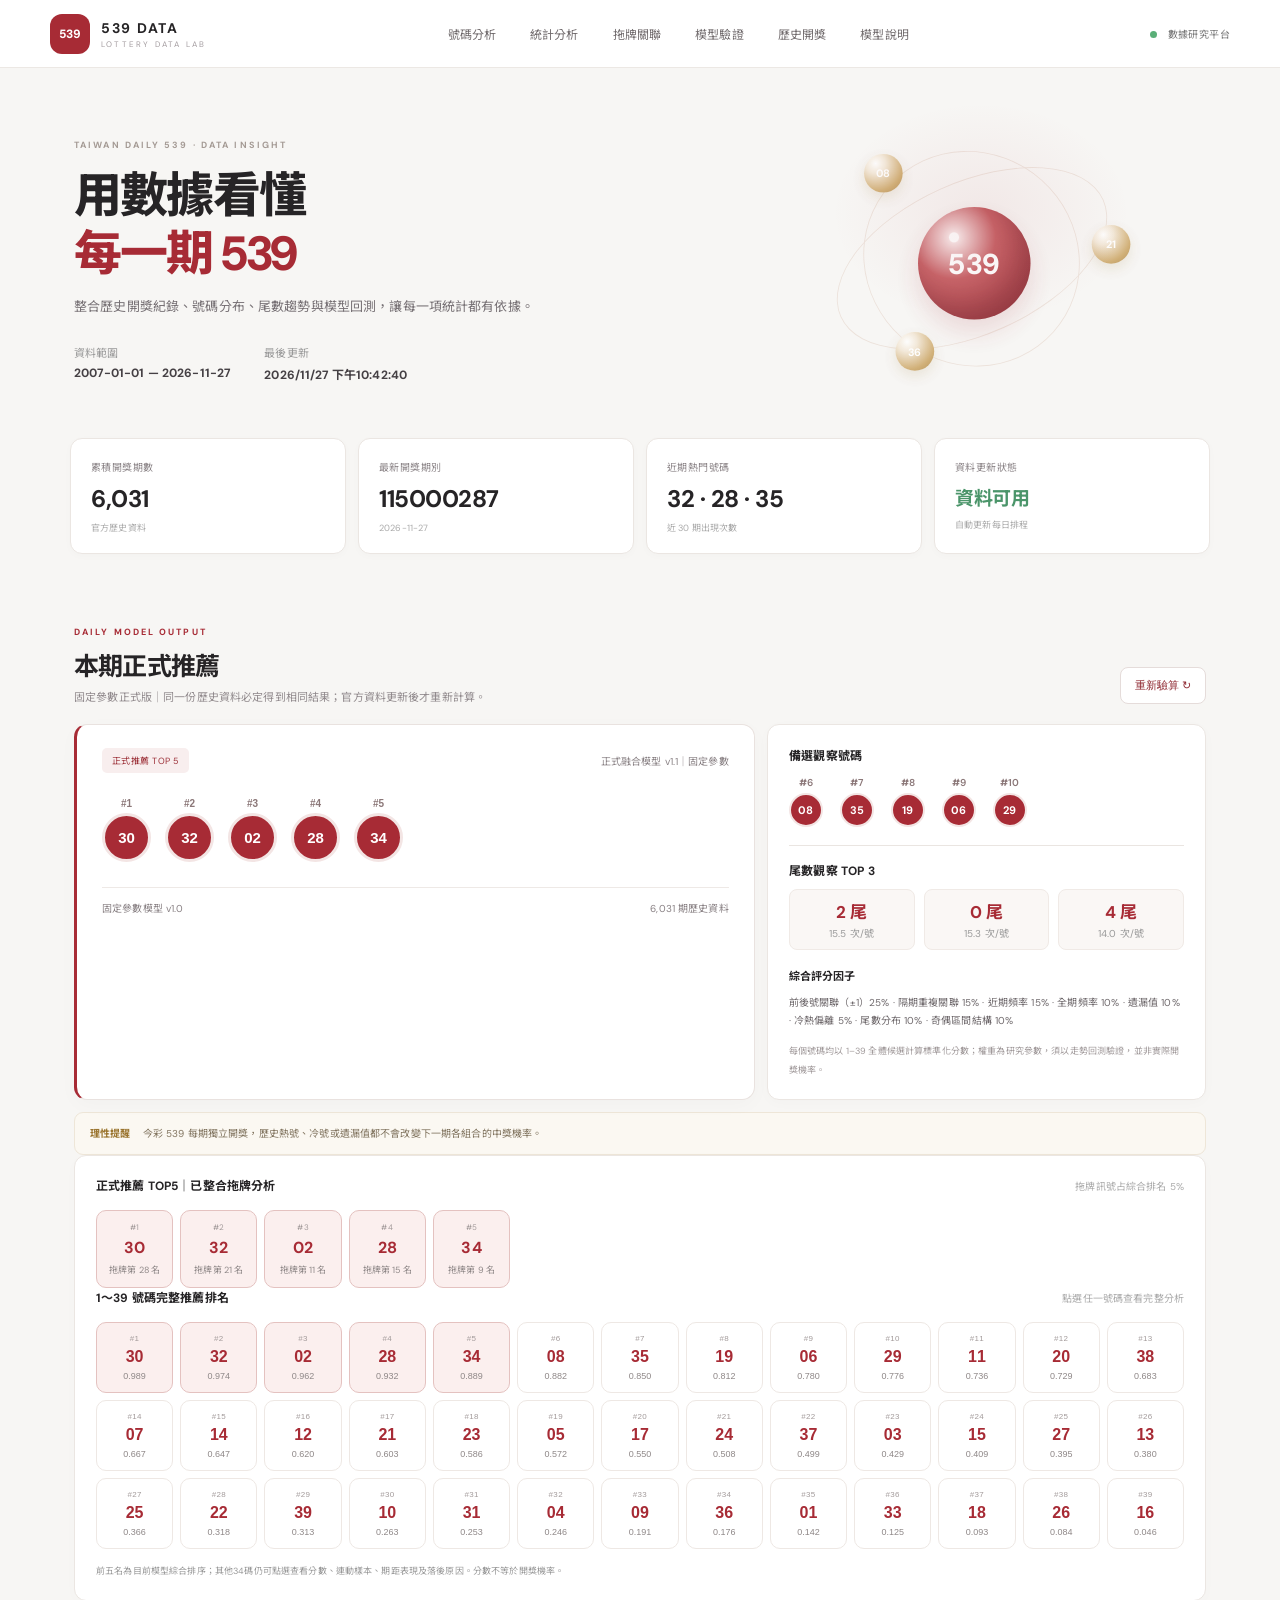
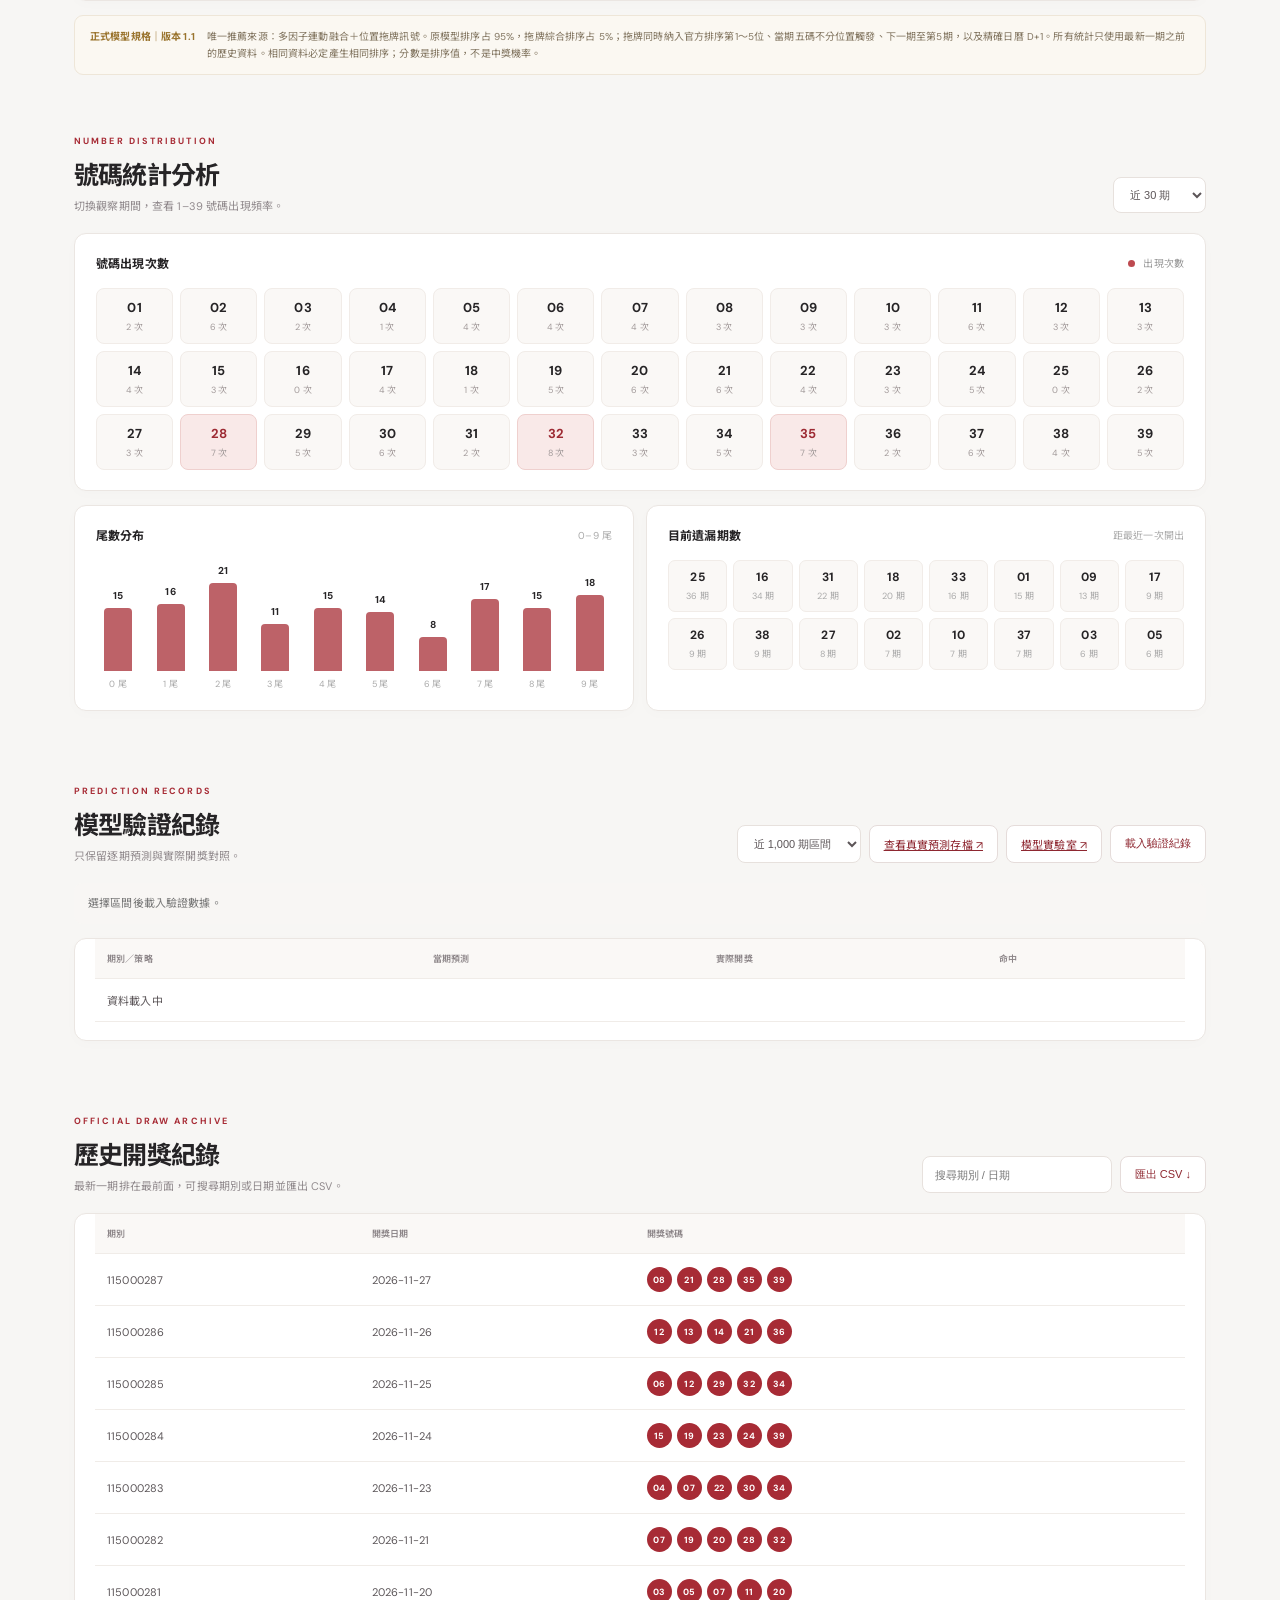
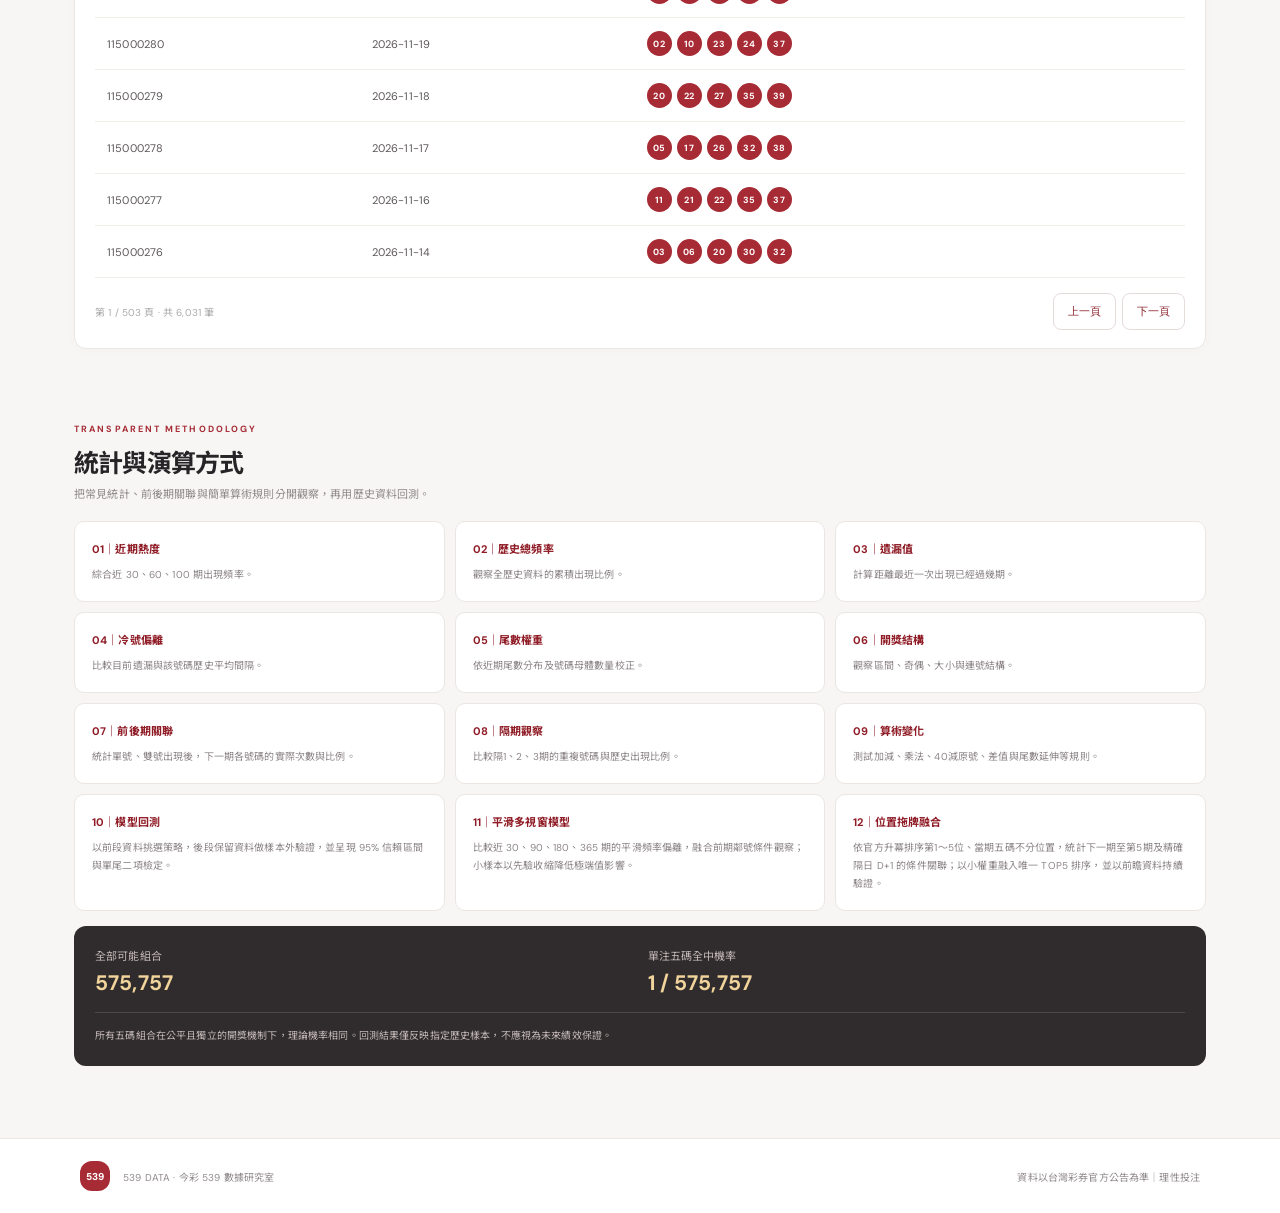
<file: index.html>
<!doctype html>
<html lang="zh-Hant">
<head>
<meta charset="utf-8"><meta name="viewport" content="width=device-width,initial-scale=1">
<meta name="theme-color" content="#9e1b25"><meta name="description" content="539 DATA 今彩539歷史開獎、號碼統計、尾數分析與透明模型回測。">
<title>539 DATA｜今彩539數據研究室</title>
<link rel="preconnect" href="https://fonts.googleapis.com"><link rel="preconnect" href="https://fonts.gstatic.com" crossorigin>
<link href="https://fonts.googleapis.com/css2?family=DM+Sans:wght@400;500;600;700;800&family=Noto+Sans+TC:wght@400;500;600;700;800&display=swap" rel="stylesheet">
<link rel="stylesheet" href="./styles.css">
</head>
<body>
<header class="topbar"><a class="brand" href="#"><span class="brand-mark">539</span><span><b>539 DATA</b><small>LOTTERY DATA LAB</small></span></a><nav><a href="#recommend">號碼分析</a><a href="#statistics">統計分析</a><a href="./drag-lab.html">拖牌關聯</a><a href="#backtest">模型驗證</a><a href="#history">歷史開獎</a><a href="#method">模型說明</a></nav><span class="live"><i></i> 數據研究平台</span></header>
<main>
<section class="hero"><div class="hero-copy"><div class="eyebrow">TAIWAN DAILY 539 · DATA INSIGHT</div><h1>用數據看懂<br><em>每一期 539</em></h1><p>整合歷史開獎紀錄、號碼分布、尾數趨勢與模型回測，讓每一項統計都有依據。</p><div class="hero-meta"><span>資料範圍 <b id="dateRange">等待資料載入</b></span><span>最後更新 <b id="updatedAt">—</b></span></div></div><div class="hero-orbit"><div class="orbit orbit-a"></div><div class="orbit orbit-b"></div><div class="hero-ball">539</div><span class="float-ball ball-a">08</span><span class="float-ball ball-b">21</span><span class="float-ball ball-c">36</span></div></section>
<section class="stat-grid" id="overview"><article class="stat-card"><span>累積開獎期數</span><strong id="totalDraws">—</strong><small>官方歷史資料</small></article><article class="stat-card"><span>最新開獎期別</span><strong id="latestPeriod">—</strong><small id="latestDate">尚未取得最新資料</small></article><article class="stat-card"><span>近期熱門號碼</span><strong id="hotNumber">—</strong><small>近 30 期出現次數</small></article><article class="stat-card"><span>資料更新狀態</span><strong class="status-text" id="dataStatus">載入中</strong><small>自動更新每日排程</small></article></section>
<section class="section" id="recommend"><div class="section-head"><div><div class="eyebrow red">DAILY MODEL OUTPUT</div><h2>本期正式推薦</h2><p>固定參數正式版｜同一份歷史資料必定得到相同結果；官方資料更新後才重新計算。</p></div><button class="outline-btn" id="refreshBtn">重新驗算 ↻</button></div><div class="recommend-layout"><article class="recommend-card"><div class="recommend-top"><span class="pill">正式推薦 TOP 5</span><span id="recommendBasis">資料準備中</span></div><div class="balls" id="mainPicks"><span class="empty">資料載入中…</span></div><div class="recommend-foot"><span>固定參數模型 v1.0</span><span id="sampleCount">—</span></div></article><article class="side-card"><h3>備選觀察號碼</h3><div class="balls small-balls" id="altPicks"></div><hr><h3>尾數觀察 TOP 3</h3><div class="tail-ranks" id="tailRanks"></div><div class="model-breakdown"><b>綜合評分因子</b><p>前後號關聯（±1）25% · 隔期重複關聯 15% · 近期頻率 15% · 全期頻率 10% · 遺漏值 10% · 冷熱偏離 5% · 尾數分布 10% · 奇偶區間結構 10%</p><small>每個號碼均以 1–39 全體候選計算標準化分數；權重為研究參數，須以走勢回測驗證，並非實際開獎機率。</small></div></article></div><div class="notice"><b>理性提醒</b><span>今彩 539 每期獨立開獎，歷史熱號、冷號或遺漏值都不會改變下一期各組合的中獎機率。</span></div></section>
<section class="section" id="statistics"><div class="section-head"><div><div class="eyebrow red">NUMBER DISTRIBUTION</div><h2>號碼統計分析</h2><p>切換觀察期間，查看 1–39 號碼出現頻率。</p></div><select id="periodSelect" class="select"><option value="30">近 30 期</option><option value="60">近 60 期</option><option value="100">近 100 期</option><option value="all">全部期數</option></select></div><div class="panel"><div class="panel-head"><b>號碼出現次數</b><span class="legend"><i></i> 出現次數</span></div><div class="frequency-grid" id="frequencyGrid"></div></div><div class="analysis-grid"><article class="panel"><div class="panel-head"><b>尾數分布</b><span class="muted">0–9 尾</span></div><div id="tailChart" class="tail-chart"></div></article><article class="panel"><div class="panel-head"><b>目前遺漏期數</b><span class="muted">距最近一次開出</span></div><div id="gapList" class="gap-list"></div></article></div></section>

<section class="section" id="backtest">
 <div class="section-head"><div><div class="eyebrow red">PREDICTION RECORDS</div><h2>模型驗證紀錄</h2><p>只保留逐期預測與實際開獎對照。</p></div>
 <div class="history-actions"><select id="backtestSelect" class="select"><option value="1000" selected>近 1,000 期區間</option><option value="2000">近 2,000 期區間</option><option value="3000">近 3,000 期區間</option><option value="6000">全部歷史區間</option></select><a class="outline-btn" href="./predictions.html">查看真實預測存檔 ↗</a><a class="outline-btn" href="./model-lab.html">模型實驗室 ↗</a><button class="outline-btn" id="loadBacktestBtn">載入驗證紀錄</button></div></div>
 <div class="bt-summary" id="backtestSummary"><div class="bt-note">選擇區間後載入驗證數據。</div></div><div class="panel table-wrap"><table><thead><tr><th>期別／策略</th><th>當期預測</th><th>實際開獎</th><th>命中</th></tr></thead><tbody id="backtestRows"><tr><td colspan="4">資料載入中</td></tr></tbody></table></div>
</section>
<section class="section" id="history"><div class="section-head"><div><div class="eyebrow red">OFFICIAL DRAW ARCHIVE</div><h2>歷史開獎紀錄</h2><p>最新一期排在最前面，可搜尋期別或日期並匯出 CSV。</p></div><div class="history-actions"><input id="searchInput" class="search" placeholder="搜尋期別 / 日期"><button class="outline-btn" id="exportBtn">匯出 CSV ↓</button></div></div><div class="panel table-wrap"><table><thead><tr><th>期別</th><th>開獎日期</th><th>開獎號碼</th></tr></thead><tbody id="historyRows"><tr><td colspan="3">資料載入中</td></tr></tbody></table><div class="pagination"><span id="historyCount">—</span><div><button id="prevPage" class="page-btn">上一頁</button><button id="nextPage" class="page-btn">下一頁</button></div></div></div></section>
<section class="section" id="method"><div class="section-head"><div><div class="eyebrow red">TRANSPARENT METHODOLOGY</div><h2>統計與演算方式</h2><p>把常見統計、前後期關聯與簡單算術規則分開觀察，再用歷史資料回測。</p></div></div><div class="model-grid"><article><b>01｜近期熱度</b><p>綜合近 30、60、100 期出現頻率。</p></article><article><b>02｜歷史總頻率</b><p>觀察全歷史資料的累積出現比例。</p></article><article><b>03｜遺漏值</b><p>計算距離最近一次出現已經過幾期。</p></article><article><b>04｜冷號偏離</b><p>比較目前遺漏與該號碼歷史平均間隔。</p></article><article><b>05｜尾數權重</b><p>依近期尾數分布及號碼母體數量校正。</p></article><article><b>06｜開獎結構</b><p>觀察區間、奇偶、大小與連號結構。</p></article><article><b>07｜前後期關聯</b><p>統計單號、雙號出現後，下一期各號碼的實際次數與比例。</p></article><article><b>08｜隔期觀察</b><p>比較隔1、2、3期的重複號碼與歷史出現比例。</p></article><article><b>09｜算術變化</b><p>測試加減、乘法、40減原號、差值與尾數延伸等規則。</p></article><article><b>10｜模型回測</b><p>以前段資料挑選策略，後段保留資料做樣本外驗證，並呈現 95% 信賴區間與單尾二項檢定。</p></article><article><b>11｜平滑多視窗模型</b><p>比較近 30、90、180、365 期的平滑頻率偏離，融合前期鄰號條件觀察；小樣本以先驗收縮降低極端值影響。</p></article><article><b>12｜位置拖牌融合</b><p>依官方升冪排序第1～5位、當期五碼不分位置，統計下一期至第5期及精確隔日 D+1 的條件關聯；以小權重融入唯一 TOP5 排序，並以前瞻資料持續驗證。</p></article></div><div class="probability"><div><span>全部可能組合</span><b>575,757</b></div><div><span>單注五碼全中機率</span><b>1 / 575,757</b></div><p>所有五碼組合在公平且獨立的開獎機制下，理論機率相同。回測結果僅反映指定歷史樣本，不應視為未來績效保證。</p></div></section>
</main><footer><span class="brand-mark">539</span><span>539 DATA · 今彩 539 數據研究室</span><span>資料以台灣彩券官方公告為準｜理性投注</span></footer>
<script src="./app.js?v=20261120-1"></script>
</body></html>
</file>
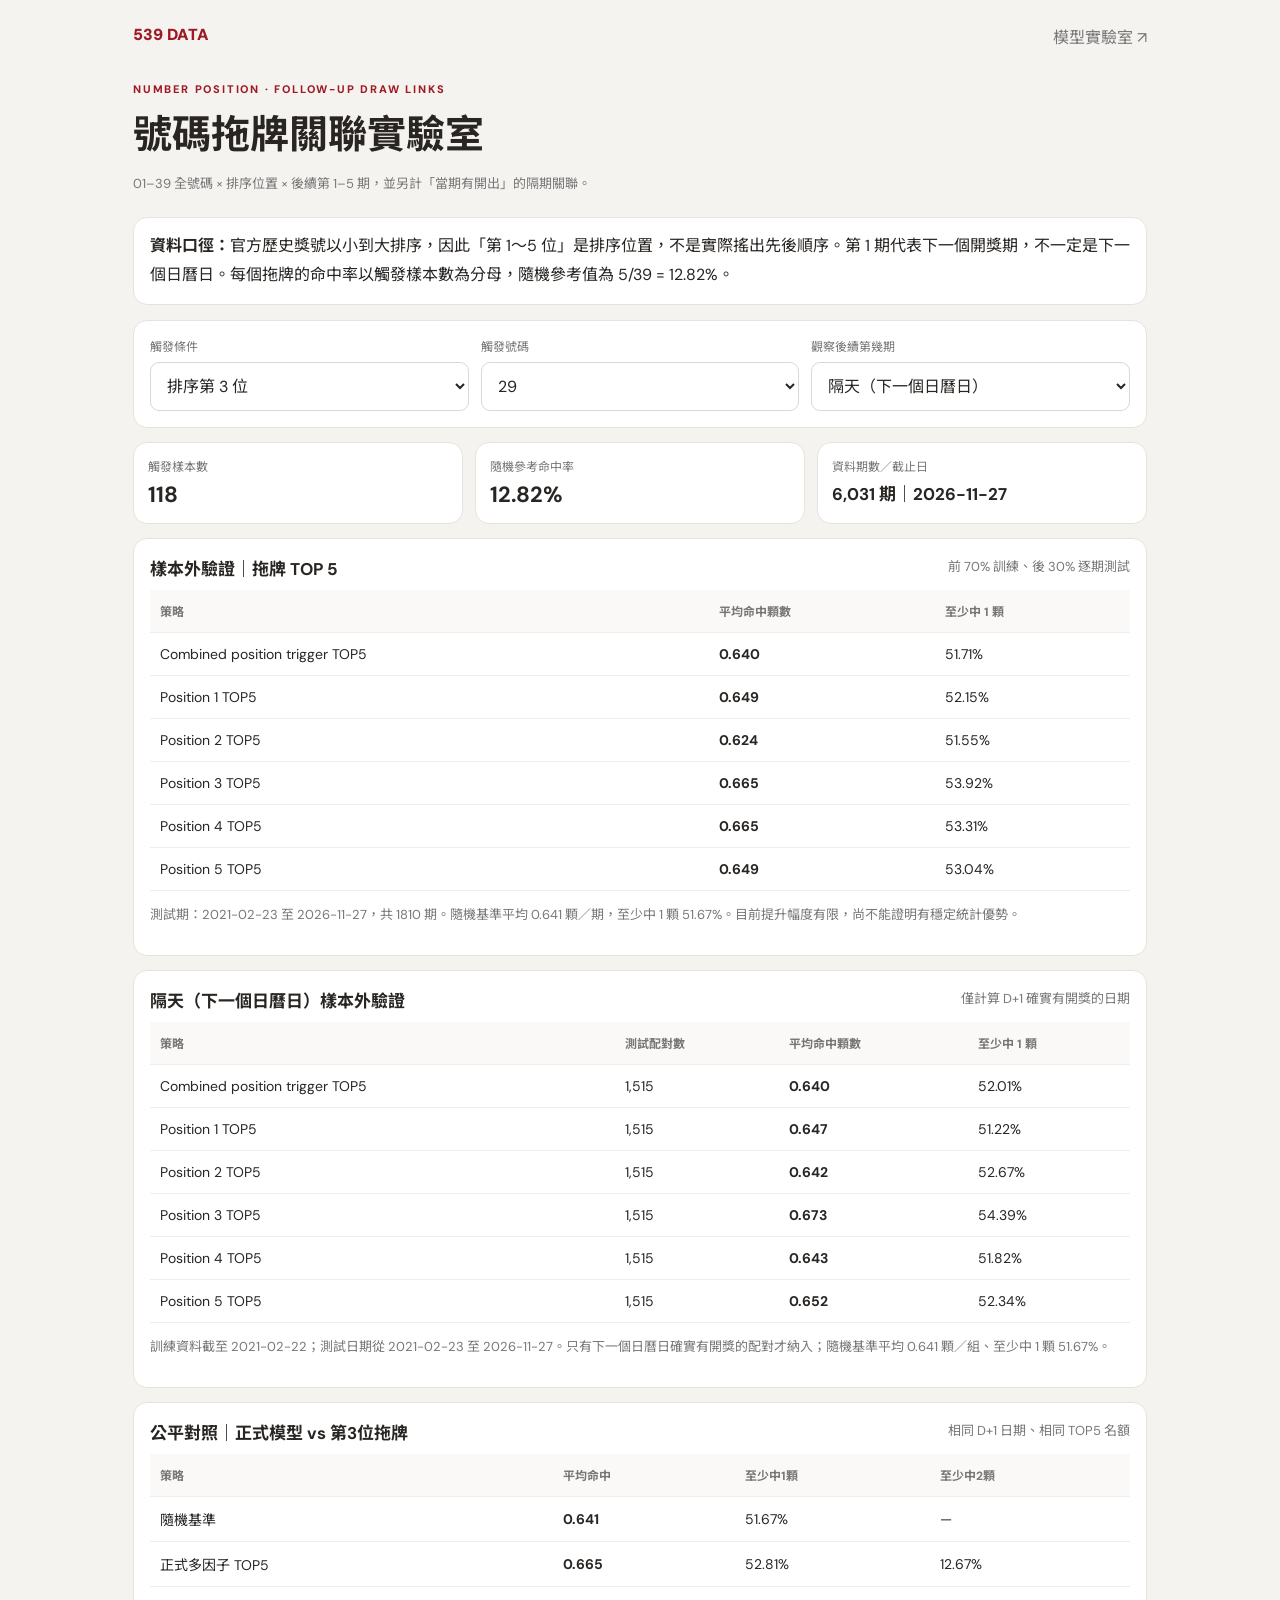
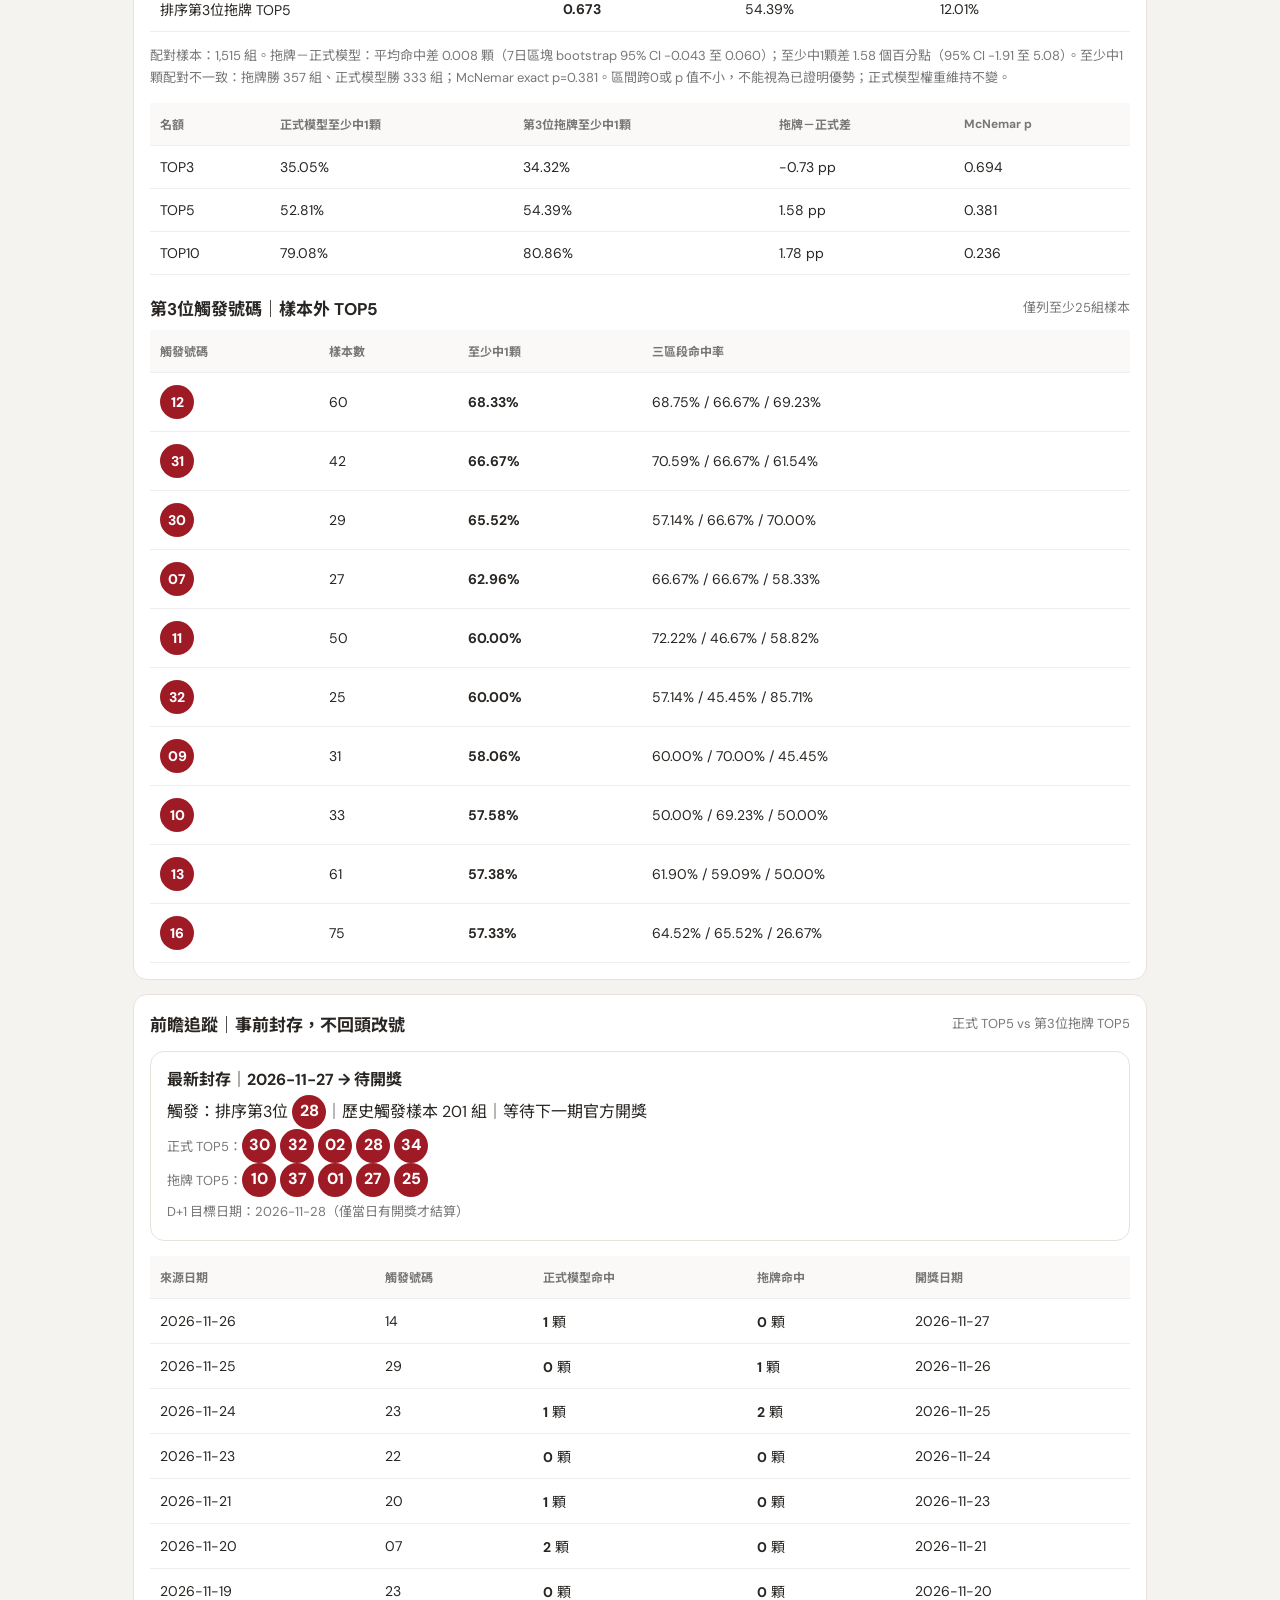
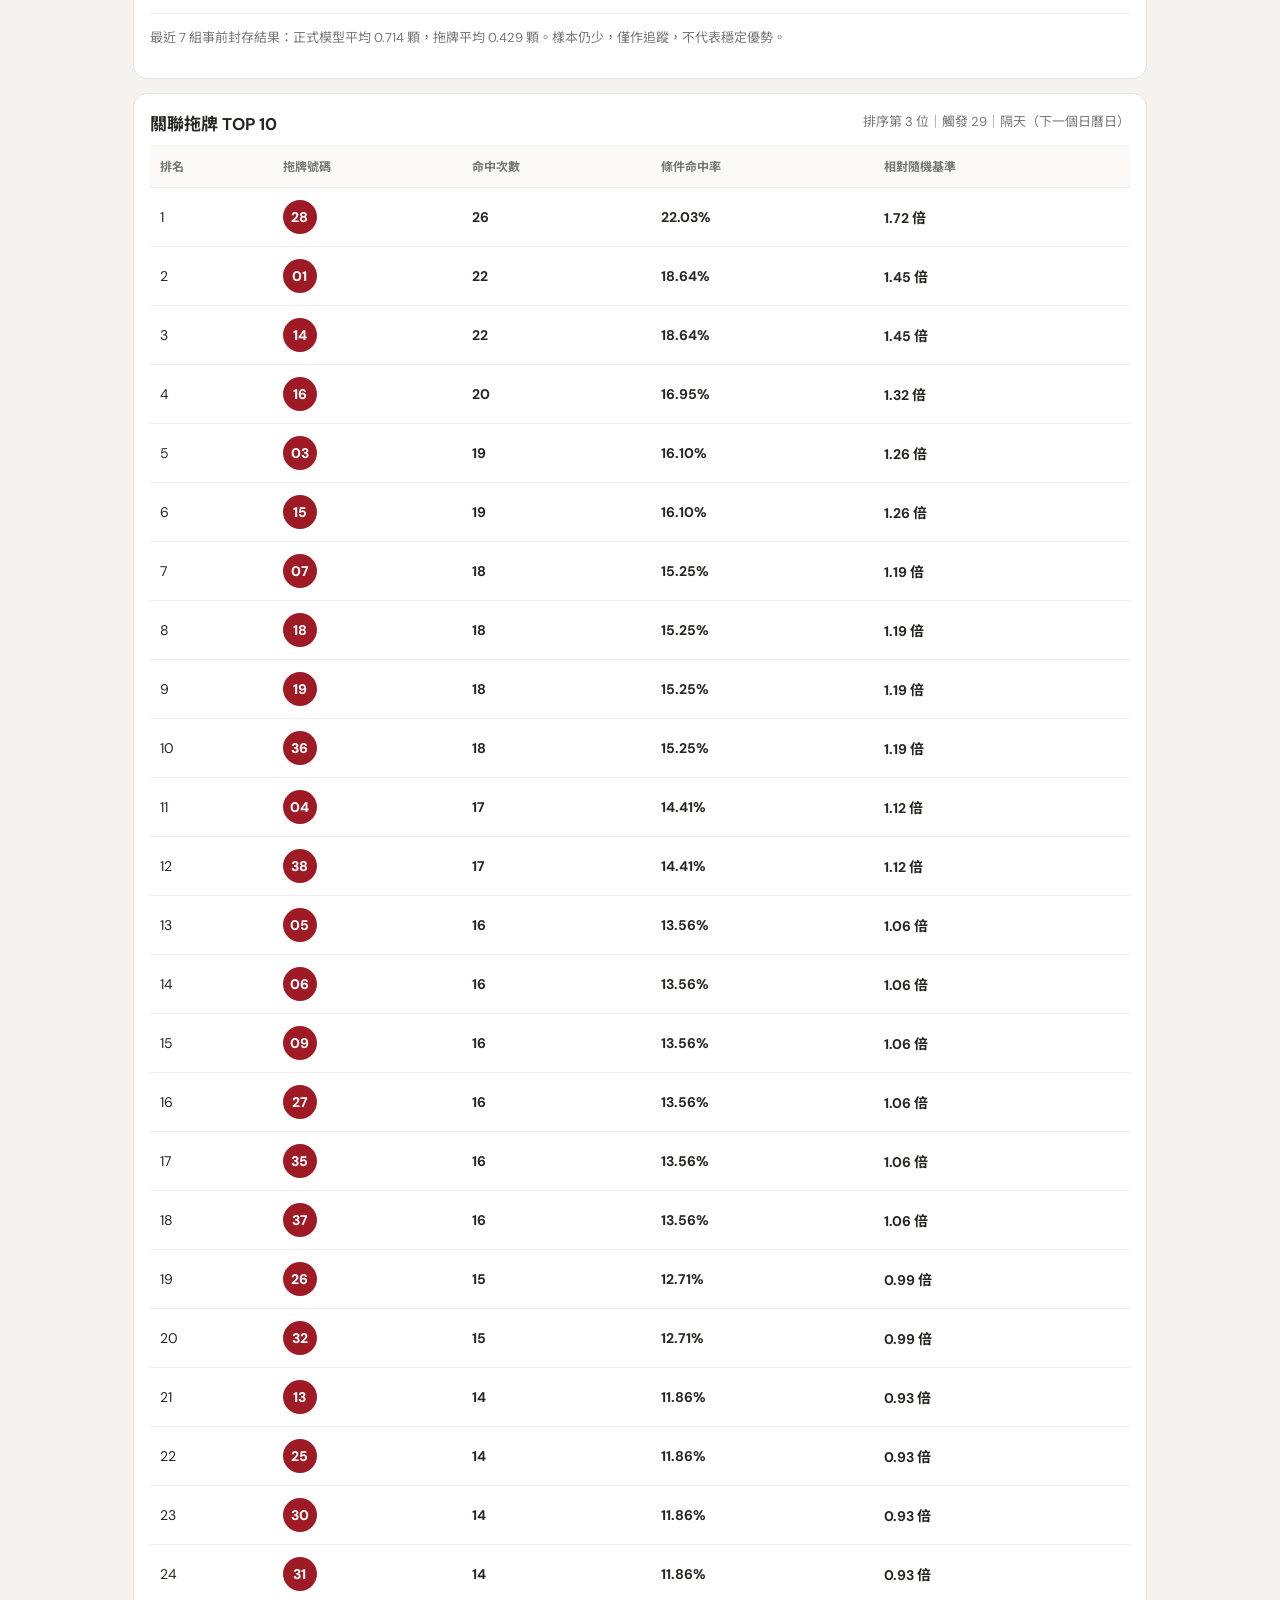
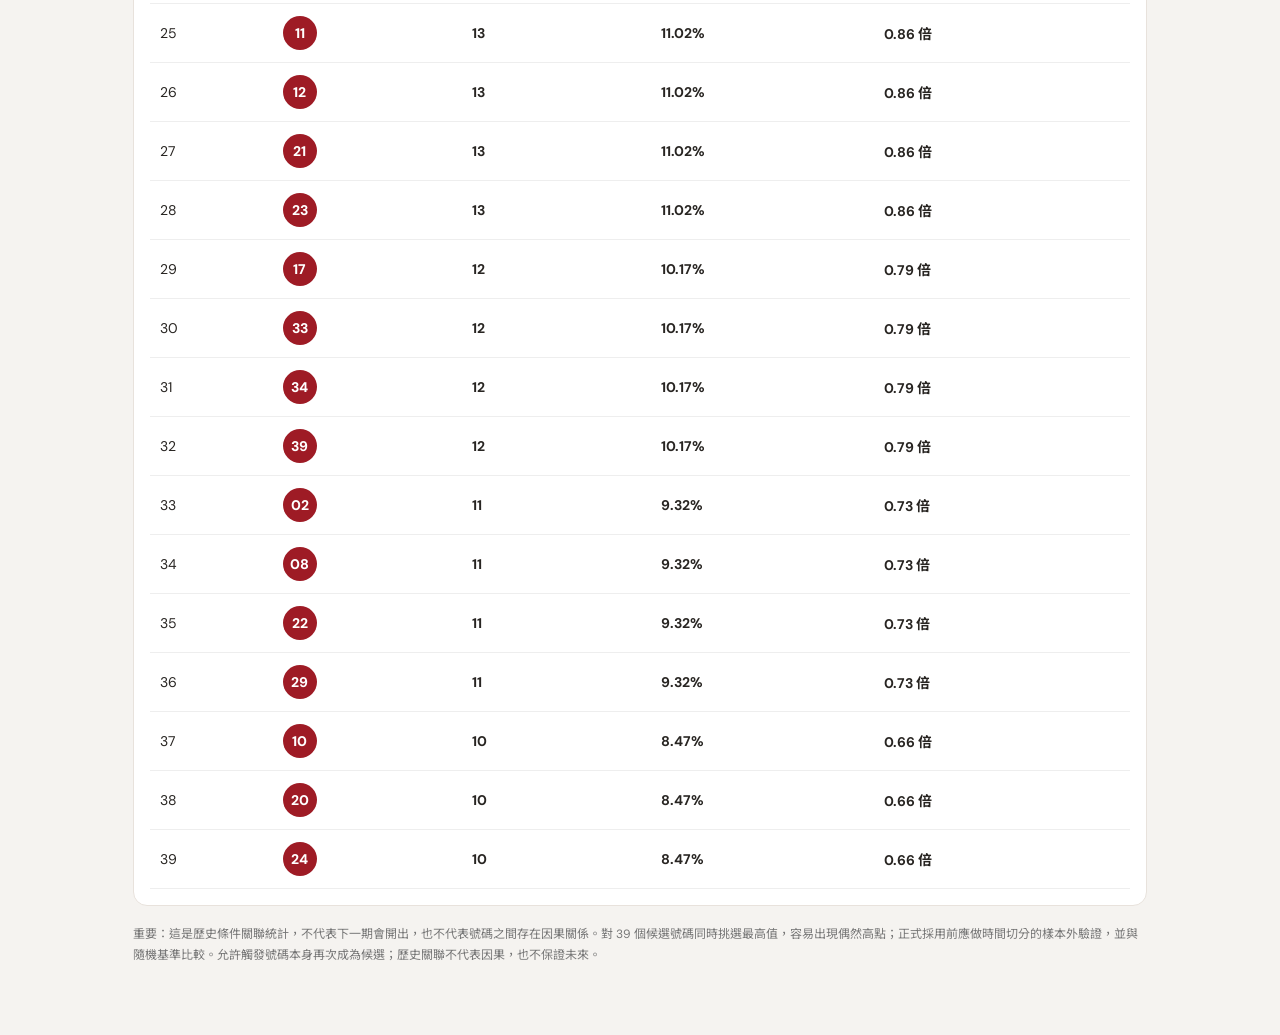
<file: drag-lab.html>
<!doctype html>
<html lang="zh-Hant">
<head>
<meta charset="utf-8"><meta name="viewport" content="width=device-width,initial-scale=1">
<meta name="theme-color" content="#9e1b25"><meta name="description" content="今彩539全號碼、排序位置與後續開獎期拖牌關聯分析。">
<title>539 DATA｜號碼拖牌關聯實驗室</title>
<link rel="preconnect" href="https://fonts.googleapis.com"><link rel="preconnect" href="https://fonts.gstatic.com" crossorigin>
<link href="https://fonts.googleapis.com/css2?family=DM+Sans:wght@400;500;600;700;800&family=Noto+Sans+TC:wght@400;500;600;700;800&display=swap" rel="stylesheet">
<style>
:root{font-family:"DM Sans","Noto Sans TC",system-ui,sans-serif;color:#282522;background:#f5f3f0}*{box-sizing:border-box}body{margin:0}.wrap{max-width:1050px;margin:auto;padding:24px 18px 56px}.top{display:flex;justify-content:space-between;gap:12px;flex-wrap:wrap}.brand{font-weight:900;color:#9e1b25;text-decoration:none}.top a:last-child{color:#777;text-decoration:none}.intro{margin:34px 0 22px}.eyebrow{font-size:11px;letter-spacing:1.8px;color:#9e1b25;font-weight:800}.intro h1{font-size:clamp(27px,5vw,39px);margin:7px 0}.muted{color:#777;font-size:13px;line-height:1.7}.notice,.panel,.metric{background:white;border:1px solid #e8e2dc;border-radius:14px}.notice{padding:14px 16px;line-height:1.8;margin:15px 0}.controls{display:grid;grid-template-columns:repeat(3,minmax(0,1fr));gap:12px;padding:16px;background:white;border:1px solid #e8e2dc;border-radius:14px}.field label{display:block;font-size:12px;color:#777;margin-bottom:7px}.field select{width:100%;padding:12px;border:1px solid #ded8d1;border-radius:9px;background:#fff;font:inherit;color:#282522}.metrics{display:grid;grid-template-columns:repeat(3,minmax(0,1fr));gap:12px;margin:14px 0}.metric{padding:14px}.metric span{display:block;color:#777;font-size:12px}.metric b{display:block;font-size:22px;margin-top:5px}.panel{padding:16px;margin-top:14px}.panel-head{display:flex;justify-content:space-between;align-items:center;gap:12px;margin-bottom:10px}.panel-head h2{font-size:17px;margin:0}.tablewrap{overflow:auto}table{border-collapse:collapse;width:100%;min-width:520px}th,td{text-align:left;padding:12px 10px;border-bottom:1px solid #eee;font-size:14px}th{font-size:12px;color:#777;background:#faf9f7}td b{font-variant-numeric:tabular-nums}.ball{display:inline-flex;width:34px;height:34px;border-radius:50%;align-items:center;justify-content:center;background:#9e1b25;color:white;font-weight:800}.lift{font-weight:700}.foot{color:#777;font-size:12px;line-height:1.8;margin-top:18px}.empty{padding:18px;color:#777}@media(max-width:620px){.controls{grid-template-columns:1fr}.metrics{grid-template-columns:1fr 1fr}.metric:last-child{grid-column:1/-1}}
</style></head>
<body><main class="wrap">
<div class="top"><a class="brand" href="./">539 DATA</a><a href="./model-lab.html">模型實驗室 ↗</a></div>
<section class="intro"><div class="eyebrow">NUMBER POSITION · FOLLOW-UP DRAW LINKS</div><h1>號碼拖牌關聯實驗室</h1><p class="muted">01–39 全號碼 × 排序位置 × 後續第 1–5 期，並另計「當期有開出」的隔期關聯。</p></section>
<div class="notice"><b>資料口徑：</b>官方歷史獎號以小到大排序，因此「第 1～5 位」是排序位置，不是實際搖出先後順序。第 1 期代表下一個開獎期，不一定是下一個日曆日。每個拖牌的命中率以觸發樣本數為分母，隨機參考值為 5/39 = 12.82%。</div>
<section class="controls">
<div class="field"><label for="mode">觸發條件</label><select id="mode"><option value="0">當期有開出（不分位置）</option><option value="1">排序第 1 位</option><option value="2">排序第 2 位</option><option value="3" selected>排序第 3 位</option><option value="4">排序第 4 位</option><option value="5">排序第 5 位</option></select></div>
<div class="field"><label for="number">觸發號碼</label><select id="number"></select></div>
<div class="field"><label for="lag">觀察後續第幾期</label><select id="lag"><option value="day+1">隔天（下一個日曆日）</option><option value="1">下一期</option><option value="2">後第 2 期</option><option value="3">後第 3 期</option><option value="4">後第 4 期</option><option value="5">後第 5 期</option></select></div>
</section>
<section class="metrics"><div class="metric"><span>觸發樣本數</span><b id="samples">—</b></div><div class="metric"><span>隨機參考命中率</span><b>12.82%</b></div><div class="metric"><span>資料期數／截止日</span><b id="periods" style="font-size:17px">—</b></div></section>
<section class="panel"><div class="panel-head"><h2>樣本外驗證｜拖牌 TOP 5</h2><span class="muted">前 70% 訓練、後 30% 逐期測試</span></div><div class="tablewrap"><table><thead><tr><th>策略</th><th>平均命中顆數</th><th>至少中 1 顆</th></tr></thead><tbody id="validationRows"><tr><td colspan="3">讀取驗證資料…</td></tr></tbody></table></div><p class="muted" id="validationNote"></p></section>
<section class="panel"><div class="panel-head"><h2>隔天（下一個日曆日）樣本外驗證</h2><span class="muted">僅計算 D+1 確實有開獎的日期</span></div><div class="tablewrap"><table><thead><tr><th>策略</th><th>測試配對數</th><th>平均命中顆數</th><th>至少中 1 顆</th></tr></thead><tbody id="nextDayValidationRows"><tr><td colspan="4">讀取驗證資料…</td></tr></tbody></table></div><p class="muted" id="nextDayValidationNote"></p></section>
<section class="panel"><div class="panel-head"><h2>公平對照｜正式模型 vs 第3位拖牌</h2><span class="muted">相同 D+1 日期、相同 TOP5 名額</span></div><div class="tablewrap"><table><thead><tr><th>策略</th><th>平均命中</th><th>至少中1顆</th><th>至少中2顆</th></tr></thead><tbody id="matchedRows"><tr><td colspan="4">讀取公平對照資料…</td></tr></tbody></table></div><p class="muted" id="matchedNote"></p><div class="panel-head" style="margin-top:20px"><h2>第3位觸發號碼｜樣本外 TOP5</h2><span class="muted">僅列至少25組樣本</span></div><div class="tablewrap"><table><thead><tr><th>觸發號碼</th><th>樣本數</th><th>至少中1顆</th><th>三區段命中率</th></tr></thead><tbody id="triggerRows"><tr><td colspan="4">讀取逐號資料…</td></tr></tbody></table></div></section>
<section class="panel"><div class="panel-head"><h2>前瞻追蹤｜事前封存，不回頭改號</h2><span class="muted">正式 TOP5 vs 第3位拖牌 TOP5</span></div><div id="forwardCurrent" class="notice">讀取最新事前預測…</div><div class="tablewrap"><table><thead><tr><th>來源日期</th><th>觸發號碼</th><th>正式模型命中</th><th>拖牌命中</th><th>開獎日期</th></tr></thead><tbody id="forwardRows"><tr><td colspan="5">讀取前瞻結算紀錄…</td></tr></tbody></table></div><p class="muted" id="forwardNote">只記錄預測建立後的官方開獎結果；週末或休市日沒有 D+1 開獎時，另行標示，不把下一期誤當隔天。</p></section>
<section class="panel"><div class="panel-head"><h2>關聯拖牌 TOP 10</h2><span class="muted" id="caption">—</span></div><div class="tablewrap"><table><thead><tr><th>排名</th><th>拖牌號碼</th><th>命中次數</th><th>條件命中率</th><th>相對隨機基準</th></tr></thead><tbody id="rows"><tr><td colspan="5">載入分析資料中…</td></tr></tbody></table></div></section>
<p class="foot">重要：這是歷史條件關聯統計，不代表下一期會開出，也不代表號碼之間存在因果關係。對 39 個候選號碼同時挑選最高值，容易出現偶然高點；正式採用前應做時間切分的樣本外驗證，並與隨機基準比較。允許觸發號碼本身再次成為候選；歷史關聯不代表因果，也不保證未來。</p>
</main>
<script>
(async()=>{
 const $=s=>document.querySelector(s), pad=n=>String(n).padStart(2,"0");
 const number=$("#number");for(let n=1;n<=39;n++){const o=document.createElement("option");o.value=n;o.textContent=pad(n);if(n===29)o.selected=true;number.append(o)}
 try{
  const r=await fetch("./data/drag-links539.json?v="+Date.now(),{cache:"no-store"});if(!r.ok)throw Error("分析資料尚未部署");const d=await r.json();
  $("#periods").textContent=d.historyCount.toLocaleString("zh-TW")+" 期｜"+d.through;
  if(d.validation){const v=d.validation,rows=v.rows||[];$("#validationRows").innerHTML=rows.map(x=>'<tr><td>'+x.name+'</td><td><b>'+x.avgHitsPerDraw.toFixed(3)+'</b></td><td>'+ (x.atLeastOneRate*100).toFixed(2)+'%</td></tr>').join('')+(v.nextCalendarDay?'<tr><td><b>次一日曆日拖牌 TOP5</b></td><td><b>'+v.nextCalendarDay.avgHitsPerDraw.toFixed(3)+'</b></td><td>'+(v.nextCalendarDay.atLeastOneRate*100).toFixed(2)+'%</td></tr>':'');$("#validationNote").textContent='測試期：'+v.testFrom+' 至 '+v.testThrough+'，共 '+v.testDraws+' 期。隨機基準平均 '+v.randomExpectedHits.toFixed(3)+' 顆／期，至少中 1 顆 '+(v.randomAtLeastOne*100).toFixed(2)+'%。目前提升幅度有限，尚不能證明有穩定統計優勢。';}
  if(d.nextDayValidation){const v=d.nextDayValidation;$("#nextDayValidationRows").innerHTML=v.rows.map(x=>'<tr><td>'+x.name+'</td><td>'+(x.testPairs??v.testPairs).toLocaleString("zh-TW")+'</td><td><b>'+x.avgHitsPerPair.toFixed(3)+'</b></td><td>'+(x.atLeastOneRate*100).toFixed(2)+'%</td></tr>').join("");$("#nextDayValidationNote").textContent="訓練資料截至 "+v.trainThrough+"；測試日期從 "+v.testFrom+" 至 "+v.testThrough+"。只有下一個日曆日確實有開獎的配對才納入；隨機基準平均 "+v.randomExpectedHits.toFixed(3)+" 顆／組、至少中 1 顆 "+(v.randomAtLeastOne*100).toFixed(2)+"%。"}
  try{
   const vr=await fetch("./data/drag-validation539.json?v="+Date.now(),{cache:"no-store"});if(!vr.ok)throw Error("公平對照資料尚未部署");const v=await vr.json(),fmt=x=>(x*100).toFixed(2)+"%";
   const rows=[["隨機基準",v.randomBaseline.avgHits,v.randomBaseline.atLeast1,null],["正式多因子 TOP5",v.formalMultifactor.avgHits,v.formalMultifactor.atLeast1,v.formalMultifactor.atLeast2],["排序第3位拖牌 TOP5",v.position3DragTop5.avgHits,v.position3DragTop5.atLeast1,v.position3DragTop5.atLeast2]];
   $("#matchedRows").innerHTML=rows.map(x=>'<tr><td>'+x[0]+'</td><td><b>'+x[1].toFixed(3)+'</b></td><td>'+fmt(x[2])+'</td><td>'+(x[3]===null?"—":fmt(x[3]))+'</td></tr>').join("");
   const pc=v.pairedComparison;if(pc){const pp=pc.mcnemar,pText=pp.exactTwoSidedP<0.001?"<0.001":pp.exactTwoSidedP.toFixed(3);$("#matchedNote").textContent="配對樣本："+pc.pairs.toLocaleString("zh-TW")+" 組。拖牌－正式模型：平均命中差 "+pc.avgHitsDifference.toFixed(3)+" 顆（7日區塊 bootstrap 95% CI "+pc.avgHitsDifference95CI.low.toFixed(3)+" 至 "+pc.avgHitsDifference95CI.high.toFixed(3)+"）；至少中1顆差 "+(pc.atLeast1Difference*100).toFixed(2)+" 個百分點（95% CI "+(pc.atLeast1Difference95CI.low*100).toFixed(2)+" 至 "+(pc.atLeast1Difference95CI.high*100).toFixed(2)+"）。至少中1顆配對不一致：拖牌勝 "+pp.dragOnly+" 組、正式模型勝 "+pp.formalOnly+" 組；McNemar exact p="+pText+"。區間跨0或 p 值不小，不能視為已證明優勢；正式模型權重維持不變。";}
   const sizeTable=document.createElement("div");sizeTable.className="tablewrap";sizeTable.style.marginTop="14px";sizeTable.innerHTML='<table><thead><tr><th>名額</th><th>正式模型至少中1顆</th><th>第3位拖牌至少中1顆</th><th>拖牌－正式差</th><th>McNemar p</th></tr></thead><tbody>'+[3,5,10].map(k=>{const z=v.bySelectionSize[k],p=z.paired.mcnemar.exactTwoSidedP;return '<tr><td>TOP'+k+'</td><td>'+fmt(z.formal.atLeast1)+'</td><td>'+fmt(z.position3Drag.atLeast1)+'</td><td>'+(z.paired.atLeast1Difference*100).toFixed(2)+' pp</td><td>'+(p<0.001?"<0.001":p.toFixed(3))+'</td></tr>'}).join('')+'</tbody></table>';$("#matchedNote").after(sizeTable);const qualified=v.byTrigger.filter(x=>x.samples>=25).sort((a,b)=>b.atLeast1-a.atLeast1);
   $("#triggerRows").innerHTML=qualified.slice(0,10).map(x=>'<tr><td><span class="ball">'+pad(x.trigger)+'</span></td><td>'+x.samples+'</td><td><b>'+fmt(x.atLeast1)+'</b></td><td>'+x.blocks.map(b=>b.samples?fmt(b.atLeast1):"—").join(" / ")+'</td></tr>').join("");
  }catch(e){$("#matchedRows").innerHTML='<tr><td colspan="4" class="empty">'+e.message+'</td></tr>';}
  try{
   const fr=await fetch("./data/drag-forward539.json?v="+Date.now(),{cache:"no-store"});
   if(!fr.ok)throw Error("前瞻紀錄尚未部署");
   const fd=await fr.json(),items=fd.predictions||[],latest=items.at(-1),settled=items.filter(x=>x.result).slice(-10).reverse();
   if(latest){
    const pending=latest.result?"已結算":"等待下一期官方開獎";
    $("#forwardCurrent").innerHTML='<b>最新封存｜'+latest.sourceDate+' → '+(latest.result?.date||"待開獎")+'</b><br>觸發：排序第3位 <span class="ball">'+pad(latest.triggerNumber)+'</span>｜歷史觸發樣本 '+latest.trainingPairs+' 組｜'+pending+'<br><span class="muted">正式 TOP5：</span>'+latest.formalTop5.map(n=>'<span class="ball">'+pad(n)+'</span>').join(" ")+'<br><span class="muted">拖牌 TOP5：</span>'+latest.dragTop5.map(n=>'<span class="ball">'+pad(n)+'</span>').join(" ")+'<br><span class="muted">D+1 目標日期：'+latest.calendarNextDay.targetDate+'（僅當日有開獎才結算）</span>';
   }else{$("#forwardCurrent").textContent="尚無前瞻預測紀錄。"}
   $("#forwardRows").innerHTML=settled.length?settled.map(x=>'<tr><td>'+x.sourceDate+'</td><td>'+pad(x.triggerNumber)+'</td><td><b>'+x.result.formalHitCount+'</b> 顆</td><td><b>'+x.result.dragHitCount+'</b> 顆</td><td>'+x.result.date+'</td></tr>').join(""):'<tr><td colspan="5" class="empty">尚無已結算的前瞻樣本，等下一次正式開獎後開始累積。</td></tr>';
   const n=settled.length;
   if(n){const fh=settled.reduce((a,x)=>a+x.result.formalHitCount,0),dh=settled.reduce((a,x)=>a+x.result.dragHitCount,0);$("#forwardNote").textContent="最近 "+n+" 組事前封存結果：正式模型平均 "+(fh/n).toFixed(3)+" 顆，拖牌平均 "+(dh/n).toFixed(3)+" 顆。樣本仍少，僅作追蹤，不代表穩定優勢。";}
   else $("#forwardNote").textContent="資料截至 "+(fd.dataThrough||"—")+"。目前尚無已結算的前瞻樣本；不以歷史回測取代真正的事前驗證。";
  }catch(e){$("#forwardCurrent").textContent=e.message;$("#forwardRows").innerHTML='<tr><td colspan="5" class="empty">'+e.message+'</td></tr>';}
  function render(){const p=Number($("#mode").value),n=Number(number.value),lag=$("#lag").value,item=lag==="day+1"?d.nextDayRecords?.find(x=>x.position===p&&x.trigger===n):d.records.find(x=>x.position===p&&x.trigger===n&&x.lag===Number(lag));if(!item)throw Error("找不到對應統計");
   $("#samples").textContent=item.opportunities.toLocaleString("zh-TW");$("#caption").textContent=(p===0?"當期有開出":("排序第 "+p+" 位"))+"｜觸發 "+pad(n)+"｜"+(lag==="day+1"?"隔天（下一個日曆日）":"後續第 "+lag+" 期");
   $("#rows").innerHTML=item.top.map((x,i)=>'<tr><td>'+(i+1)+'</td><td><span class="ball">'+pad(x.number)+'</span></td><td><b>'+x.hits+'</b></td><td><b>'+ (x.rate*100).toFixed(2)+'%</b></td><td class="lift">'+x.lift.toFixed(2)+' 倍</td></tr>').join("");
  }
  ["mode","number","lag"].forEach(id=>$("#"+id).addEventListener("change",render));render();
 }catch(e){$("#rows").innerHTML='<tr><td colspan="5" class="empty">'+e.message+'</td></tr>'}
})();
</script></body></html>
</file>
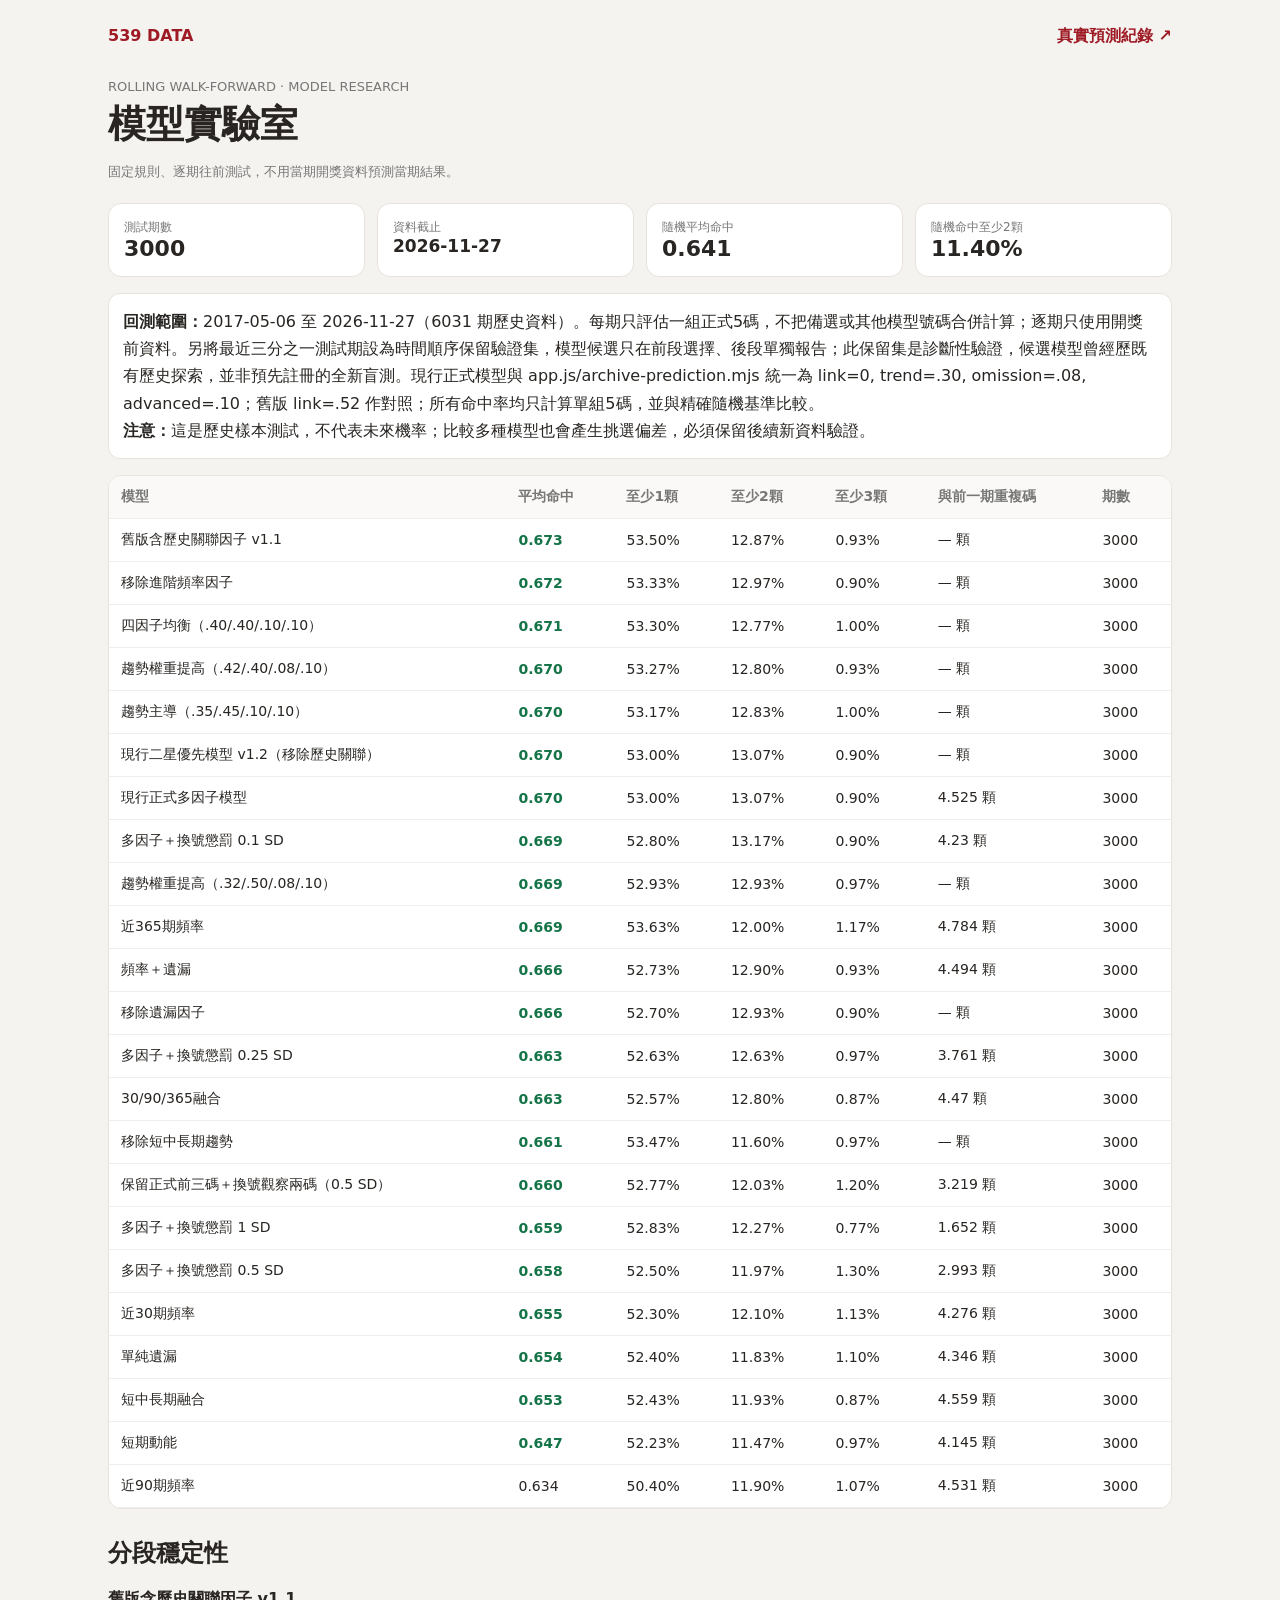
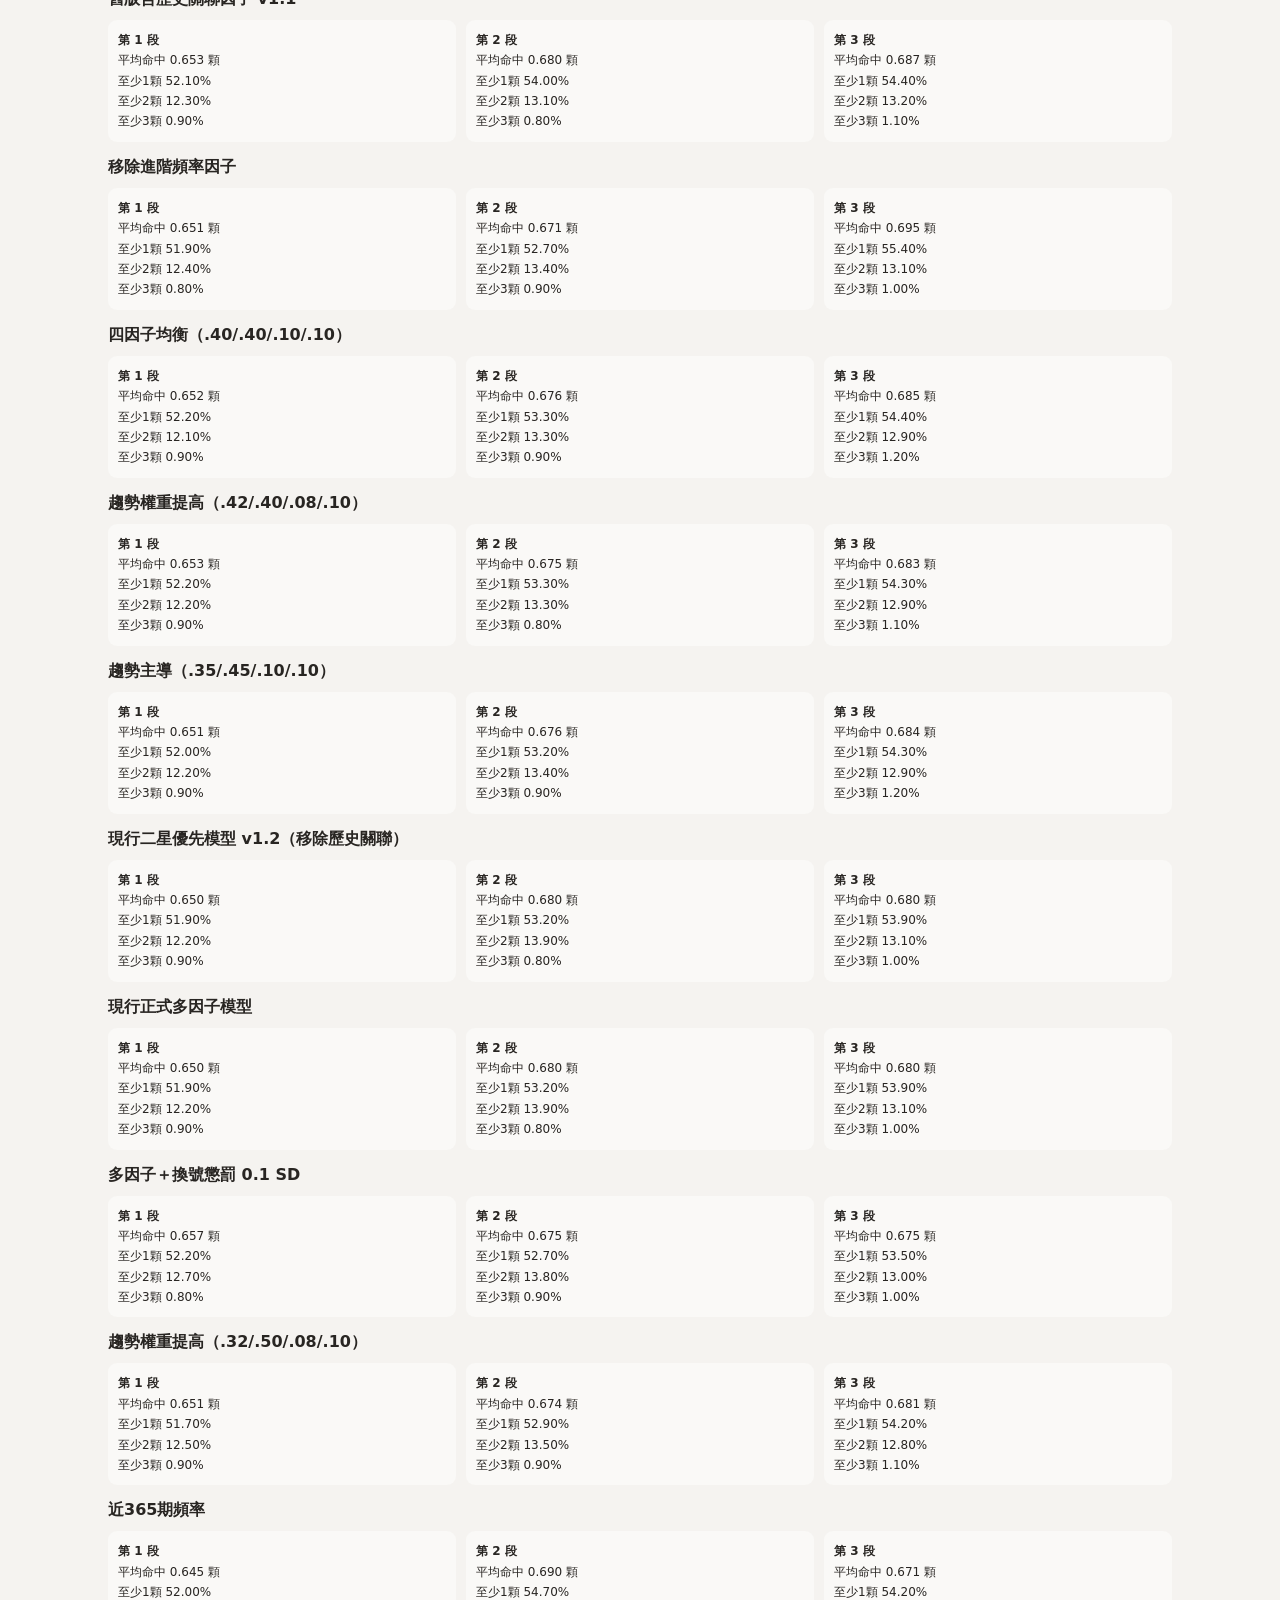
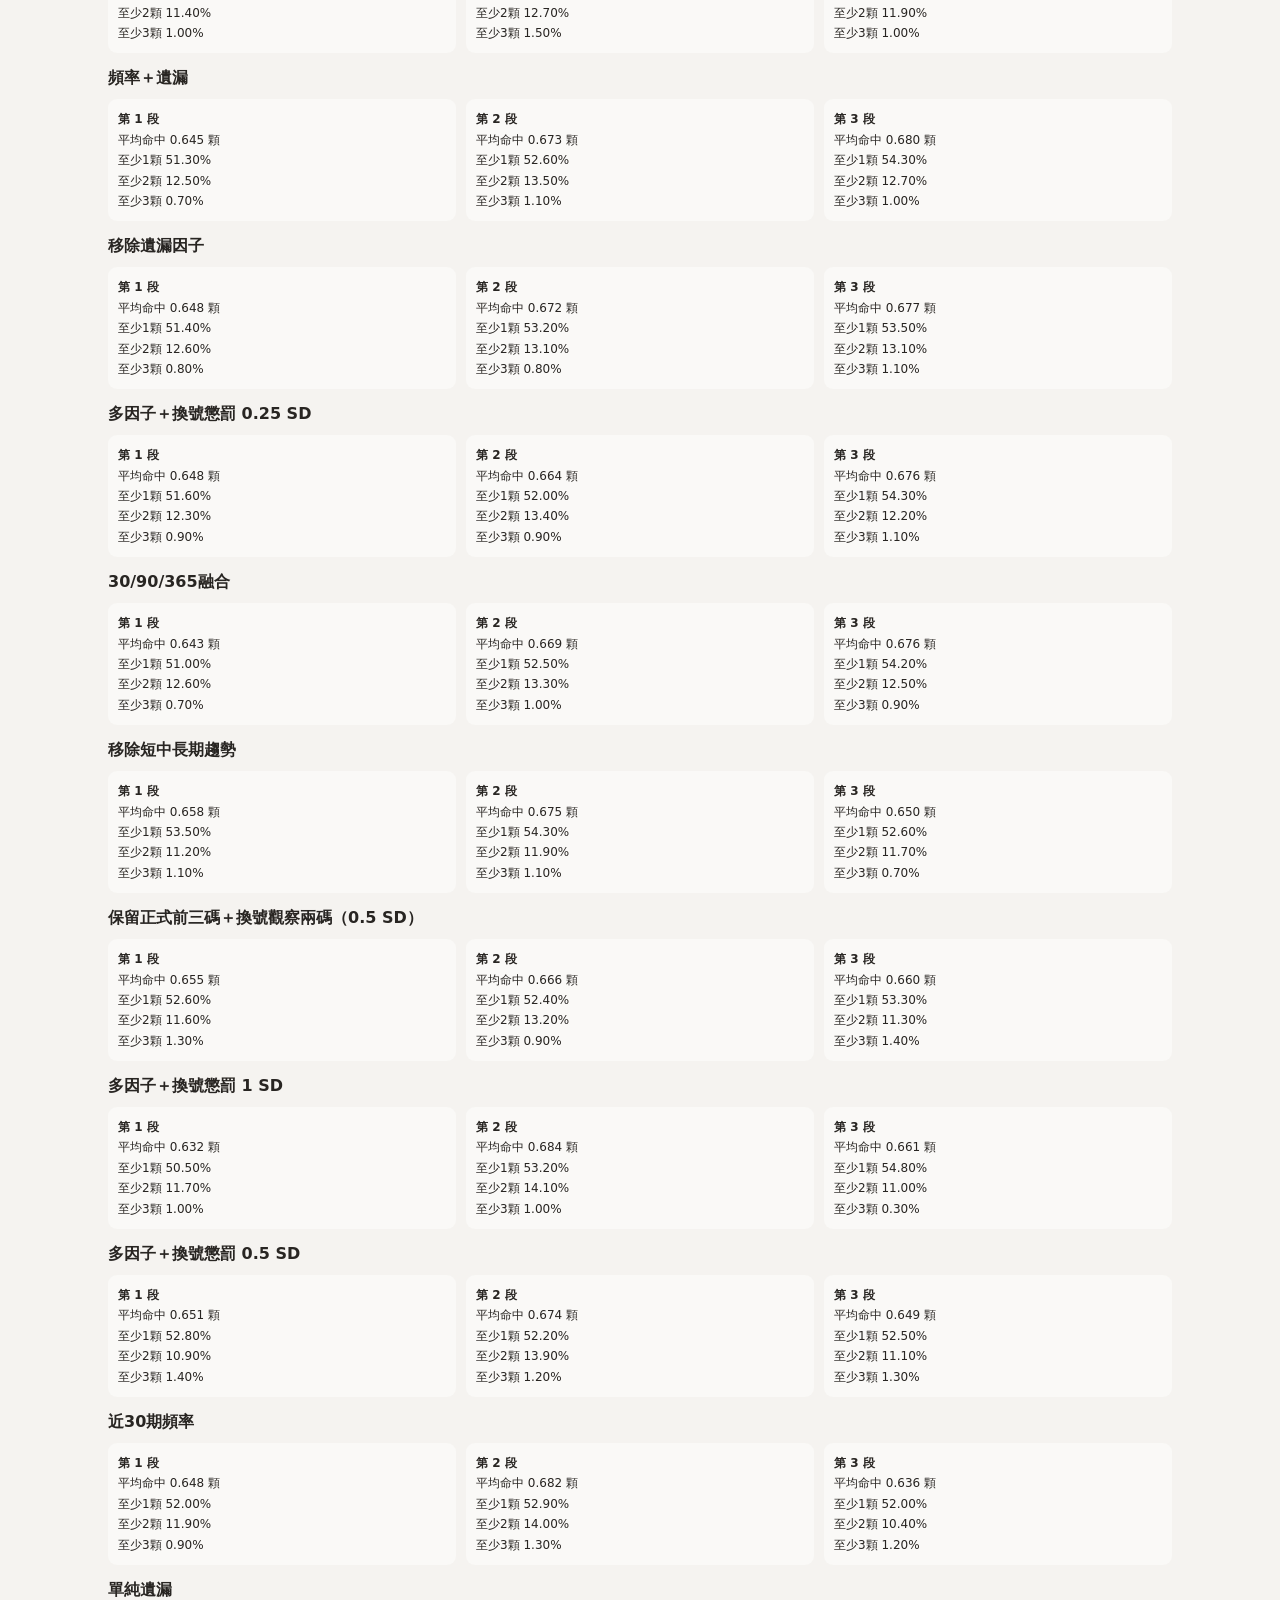
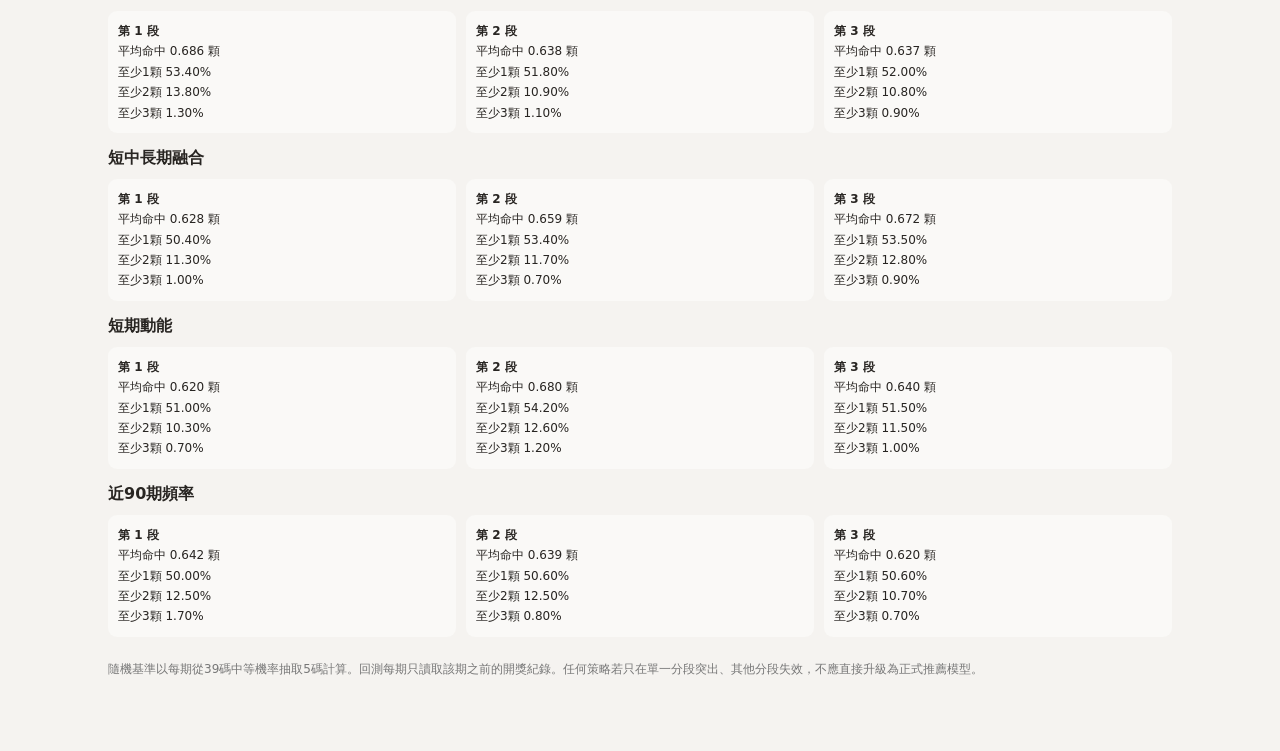
<file: model-lab.html>
<!doctype html>
<html lang="zh-Hant"><head><meta charset="utf-8"><meta name="viewport" content="width=device-width,initial-scale=1"><meta name="theme-color" content="#9e1b25"><title>539 DATA｜模型實驗室</title>
<style>
:root{font-family:system-ui,"Noto Sans TC",sans-serif;color:#282522;background:#f5f3f0}*{box-sizing:border-box}body{margin:0}.wrap{max-width:1100px;margin:auto;padding:26px 18px 60px}.top{display:flex;justify-content:space-between;gap:12px;flex-wrap:wrap}.brand{font-weight:900;color:#9e1b25;text-decoration:none}.intro{margin:32px 0 22px}.intro h1{font-size:clamp(26px,5vw,38px);margin:5px 0}.muted{color:#777;font-size:13px}.notice{background:#fff;border:1px solid #e8e2dc;border-radius:12px;padding:14px;line-height:1.7;margin:16px 0}.metrics{display:grid;grid-template-columns:repeat(auto-fit,minmax(170px,1fr));gap:12px;margin:16px 0}.metric,.panel{background:white;border:1px solid #e8e2dc;border-radius:13px;padding:15px}.metric span{display:block;color:#777;font-size:12px}.metric b{font-size:22px}.tablewrap{overflow:auto;background:white;border:1px solid #e8e2dc;border-radius:13px;margin-top:16px}table{width:100%;border-collapse:collapse;min-width:700px}th,td{text-align:left;padding:12px;border-bottom:1px solid #eee;font-size:14px}th{color:#777;font-weight:600;background:#faf9f7}.best{font-weight:800;color:#147447}.segments{display:grid;grid-template-columns:repeat(3,1fr);gap:10px;margin-top:10px}.seg{background:#faf9f7;border-radius:9px;padding:10px;font-size:12px;line-height:1.7}.model{margin-top:15px}.model h3{margin:0 0 8px;font-size:16px}.foot{margin-top:22px;color:#777;font-size:12px;line-height:1.7}@media(max-width:600px){.segments{grid-template-columns:1fr}}
</style></head><body><main class="wrap"><div class="top"><a class="brand" href="./">539 DATA</a><a class="brand" href="./predictions.html">真實預測紀錄 ↗</a></div>
<section class="intro"><div class="muted">ROLLING WALK-FORWARD · MODEL RESEARCH</div><h1>模型實驗室</h1><p class="muted">固定規則、逐期往前測試，不用當期開獎資料預測當期結果。</p></section>
<div id="app"><div class="notice">正在載入回測資料…</div></div>
</main><script>
(async()=>{const root=document.querySelector("#app");try{const r=await fetch("./data/model-backtest539.json?v="+Date.now(),{cache:"no-store"});if(!r.ok)throw Error("尚未產生回測報告");const d=await r.json(),b=d.randomBaseline,models=Object.entries(d.models).sort((a,b)=>b[1].overall.averageHits-a[1].overall.averageHits);const pct=x=>Number(x).toFixed(2)+"%";root.innerHTML='<div class="metrics"><div class="metric"><span>測試期數</span><b>'+d.testPeriodCount+'</b></div><div class="metric"><span>資料截止</span><b style="font-size:17px">'+d.dataThrough+'</b></div><div class="metric"><span>隨機平均命中</span><b>'+b.averageHits.toFixed(3)+'</b></div><div class="metric"><span>隨機命中至少2顆</span><b>'+pct(100*b.atLeast2)+'</b></div></div><div class="notice"><b>回測範圍：</b>'+d.testFrom+' 至 '+d.testTo+'（'+d.historyCount+' 期歷史資料）。'+d.selectionRule+'<br><b>注意：</b>這是歷史樣本測試，不代表未來機率；比較多種模型也會產生挑選偏差，必須保留後續新資料驗證。</div><div class="tablewrap"><table><thead><tr><th>模型</th><th>平均命中</th><th>至少1顆</th><th>至少2顆</th><th>至少3顆</th><th>與前一期重複碼</th><th>期數</th></tr></thead><tbody>'+models.map(([id,m])=>'<tr><td>'+m.label+'</td><td class="'+(m.overall.averageHits>b.averageHits?'best':'')+'">'+m.overall.averageHits.toFixed(3)+'</td><td>'+pct(m.overall.atLeast1Pct)+'</td><td>'+pct(m.overall.atLeast2Pct)+'</td><td>'+pct(m.overall.atLeast3Pct)+'</td><td>'+(m.overall.averageOverlapPreviousPick??'—')+' 顆</td><td>'+m.overall.periods+'</td></tr>').join("")+'</tbody></table></div><h2 style="margin-top:28px">分段穩定性</h2>'+models.map(([id,m])=>'<section class="model"><h3>'+m.label+'</h3><div class="segments">'+m.segments.map((s,i)=>'<div class="seg"><b>第 '+(i+1)+' 段</b><br>平均命中 '+s.averageHits.toFixed(3)+' 顆<br>至少1顆 '+pct(s.atLeast1Pct)+'<br>至少2顆 '+pct(s.atLeast2Pct)+'<br>至少3顆 '+pct(s.atLeast3Pct)+'</div>').join("")+'</div></section>').join("")+'<p class="foot">隨機基準以每期從39碼中等機率抽取5碼計算。回測每期只讀取該期之前的開獎紀錄。任何策略若只在單一分段突出、其他分段失效，不應直接升級為正式推薦模型。</p>'}catch(e){root.innerHTML='<div class="notice">'+e.message+'。請等 GitHub Actions 完成後重新整理。</div>'}})();
</script></body></html>
</file>
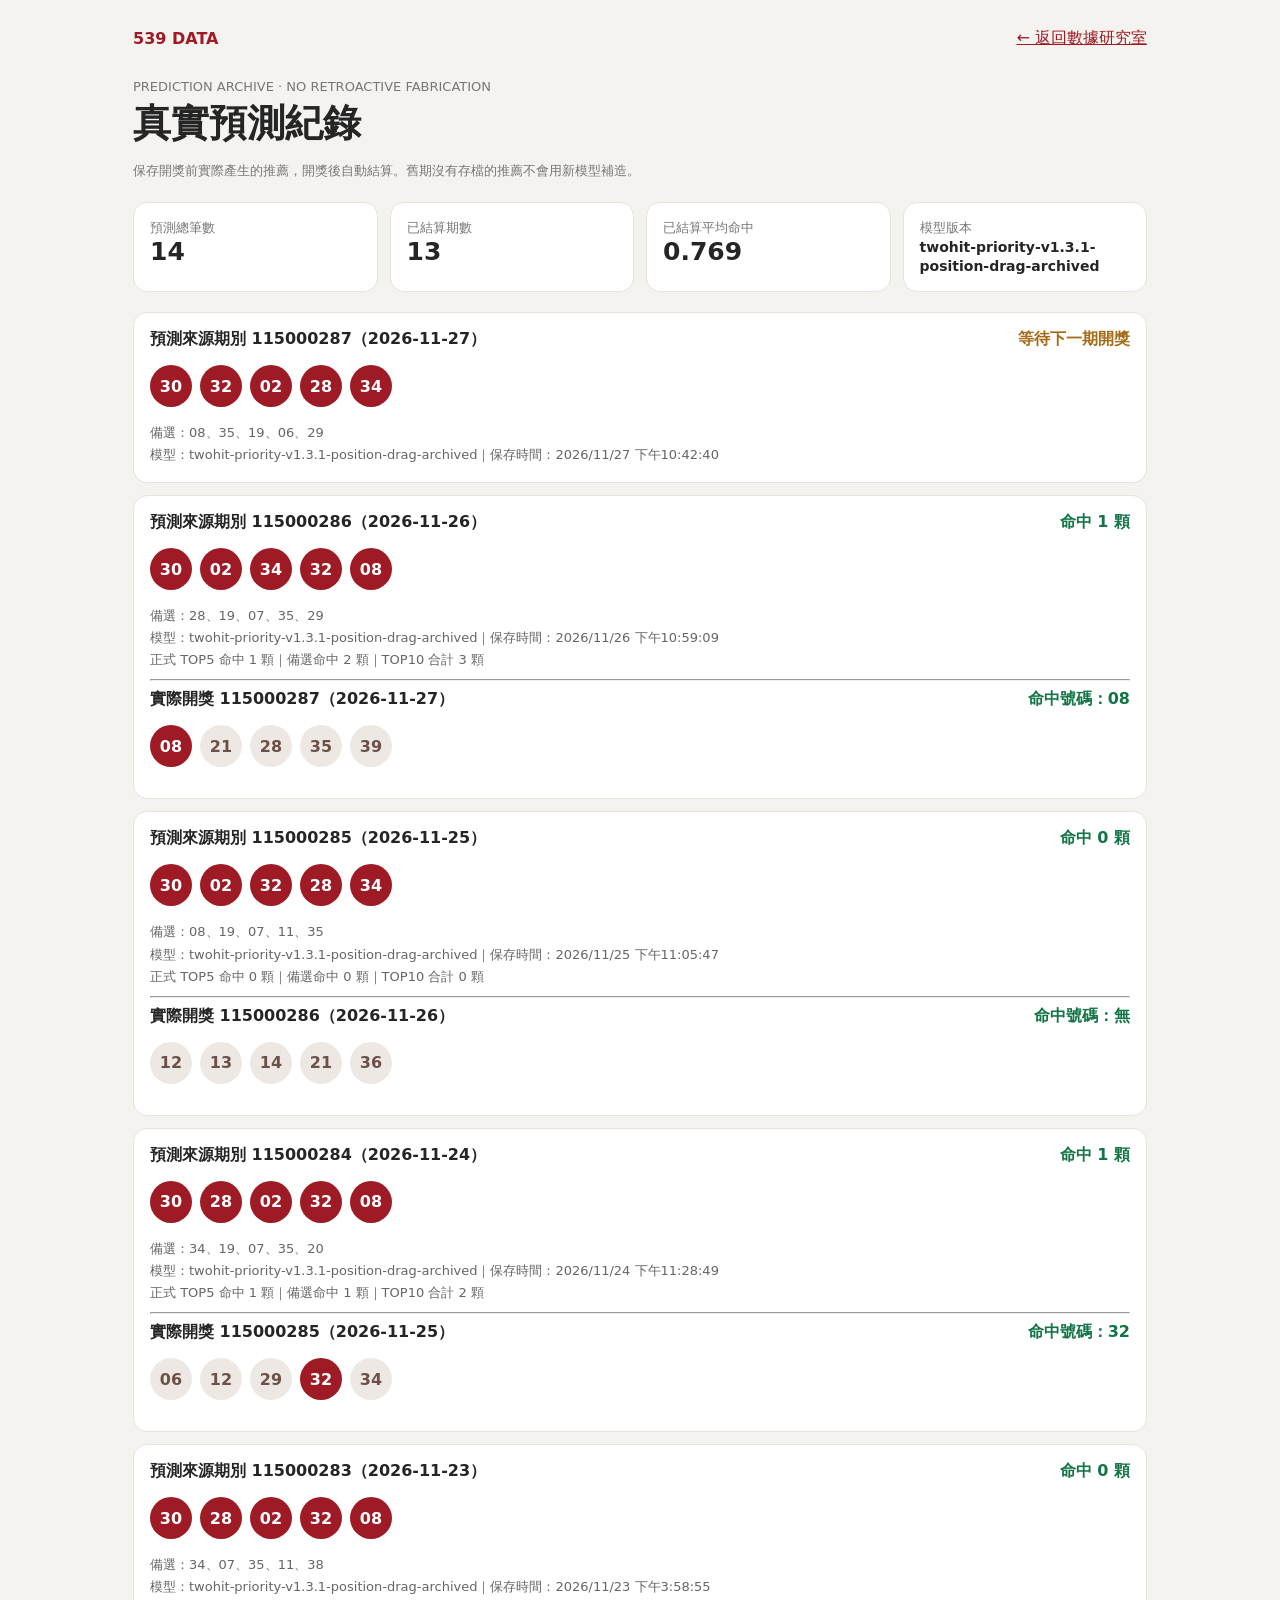
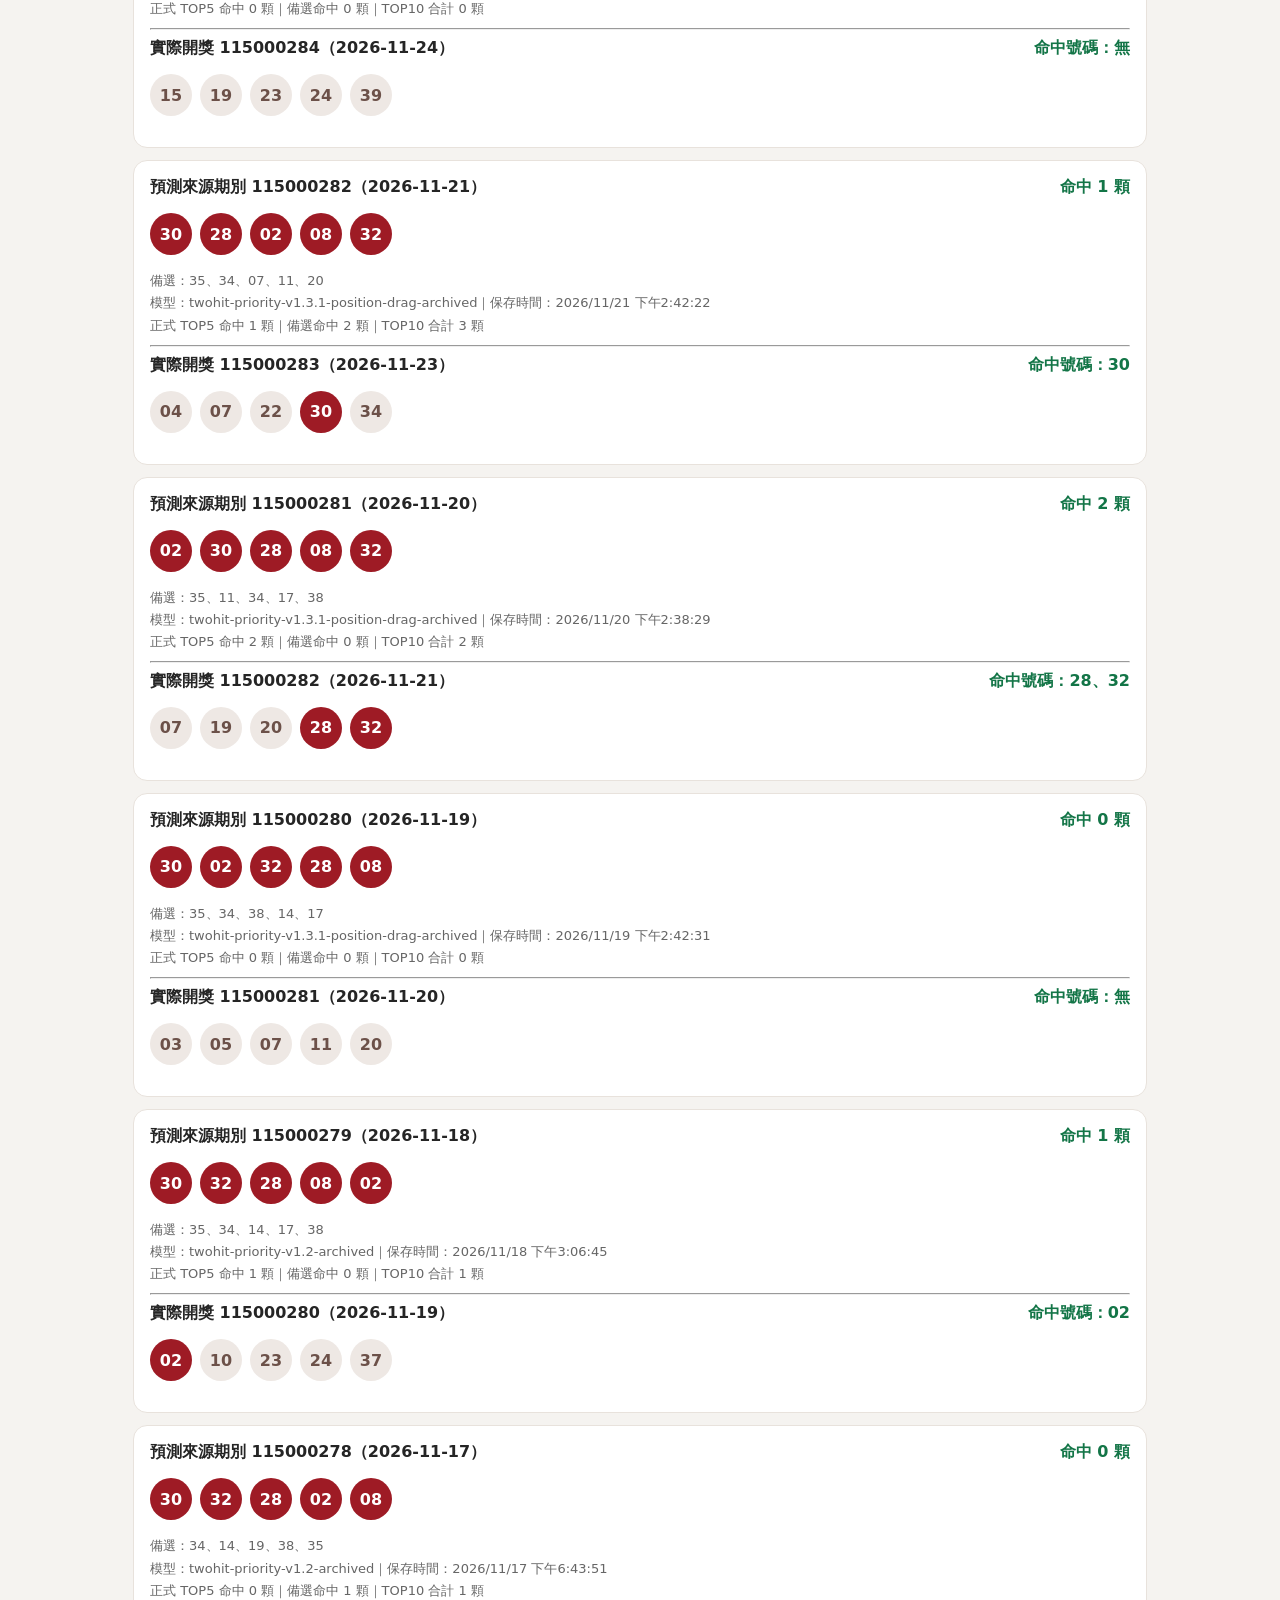
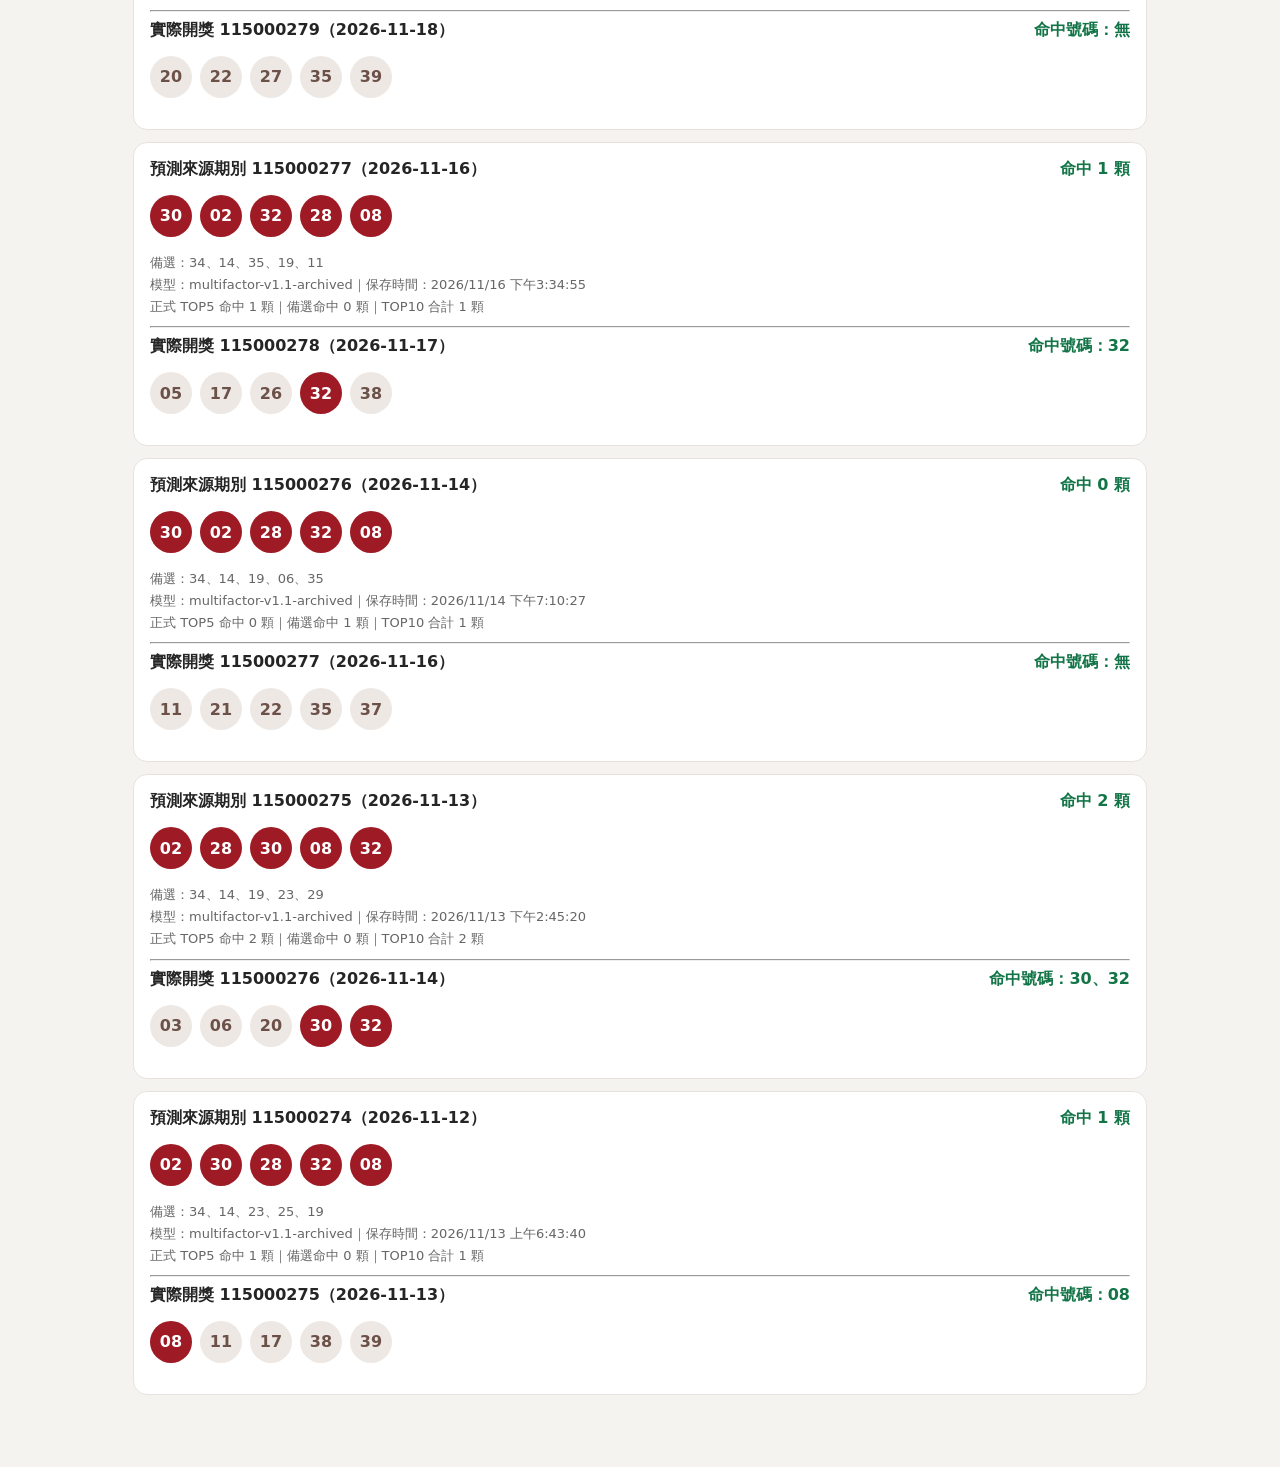
<file: predictions.html>
<!doctype html>
<html lang="zh-Hant"><head><meta charset="utf-8"><meta name="viewport" content="width=device-width,initial-scale=1">
<meta name="theme-color" content="#9e1b25"><title>539 DATA｜真實預測紀錄</title>
<style>
:root{font-family:system-ui,"Noto Sans TC",sans-serif;color:#252525;background:#f5f3f0}*{box-sizing:border-box}body{margin:0}.wrap{max-width:1050px;margin:auto;padding:28px 18px 60px}.top{display:flex;justify-content:space-between;align-items:center;gap:16px;flex-wrap:wrap}.brand{font-weight:900;color:#9e1b25;text-decoration:none}.back{color:#9e1b25}.intro{margin:30px 0 22px}.intro h1{margin:4px 0;font-size:clamp(26px,5vw,38px)}.muted{color:#777;font-size:13px}.summary{display:grid;grid-template-columns:repeat(auto-fit,minmax(160px,1fr));gap:12px;margin:20px 0}.metric,.record{background:#fff;border:1px solid #e8e2dc;border-radius:14px;padding:16px}.metric span{display:block;color:#777;font-size:13px}.metric b{font-size:25px}.record{margin:12px 0}.record-head{display:flex;justify-content:space-between;gap:10px;flex-wrap:wrap}.balls{display:flex;gap:8px;flex-wrap:wrap;margin:15px 0}.ball{width:42px;height:42px;border-radius:50%;display:grid;place-items:center;background:#9e1b25;color:white;font-weight:800}.ball.alt{background:#eee8e4;color:#6c5149}.hit{color:#137547;font-weight:800}.pending{color:#a66b16;font-weight:700}.details{font-size:13px;color:#666;line-height:1.7}.empty{padding:30px;background:white;border-radius:12px;color:#777}
</style></head><body><main class="wrap"><div class="top"><a class="brand" href="./">539 DATA</a><a class="back" href="./">← 返回數據研究室</a></div>
<section class="intro"><div class="muted">PREDICTION ARCHIVE · NO RETROACTIVE FABRICATION</div><h1>真實預測紀錄</h1><p class="muted">保存開獎前實際產生的推薦，開獎後自動結算。舊期沒有存檔的推薦不會用新模型補造。</p></section>
<div class="summary" id="summary"><div class="metric"><span>讀取中</span><b>—</b></div></div><section id="records"></section>
</main><script>
(async()=>{const root=document.querySelector("#records"),summary=document.querySelector("#summary");try{const r=await fetch("./data/predictions539.json?v="+Date.now(),{cache:"no-store"});if(!r.ok)throw Error("目前尚未建立預測存檔");const data=await r.json(),items=data.predictions||[],done=items.filter(x=>x.result),avg=done.length?(done.reduce((s,x)=>s+x.result.hitCount,0)/done.length).toFixed(3):"—";summary.innerHTML='<div class="metric"><span>預測總筆數</span><b>'+items.length+'</b></div><div class="metric"><span>已結算期數</span><b>'+done.length+'</b></div><div class="metric"><span>已結算平均命中</span><b>'+avg+'</b></div><div class="metric"><span>模型版本</span><b style="font-size:14px">'+(data.modelVersion||"—")+'</b></div>';if(!items.length){root.innerHTML='<div class="empty">目前還沒有預測紀錄。官方資料更新並成功執行存檔工作後，第一筆預測會出現在這裡。</div>';return}root.innerHTML=items.slice().reverse().map(p=>{const result=p.result,hitSet=new Set(result?.hits||[]);return '<article class="record"><div class="record-head"><b>預測來源期別 '+p.sourcePeriod+'（'+p.sourceDate+'）</b><span class="'+(result?'hit':'pending')+'">'+(result?'命中 '+result.hitCount+' 顆':'等待下一期開獎')+'</span></div><div class="balls">'+p.top5.map(n=>'<span class="ball">'+String(n).padStart(2,"0")+'</span>').join("")+'</div><div class="details">備選：'+p.backup5.map(n=>String(n).padStart(2,"0")).join("、")+'<br>模型：'+p.modelVersion+'｜保存時間：'+new Date(p.createdAt).toLocaleString("zh-TW")+(result?'<br>正式 TOP5 命中 '+result.hitCount+' 顆｜備選命中 '+(result.backupHitCount??"—")+' 顆｜TOP10 合計 '+(result.top10HitCount??"—")+' 顆':'')+'</div>'+(result?'<hr><div class="record-head"><b>實際開獎 '+result.period+'（'+result.date+'）</b><span class="hit">命中號碼：'+(result.hits.length?result.hits.map(n=>String(n).padStart(2,"0")).join("、"):"無")+'</span></div><div class="balls">'+result.numbers.map(n=>'<span class="ball '+(hitSet.has(n)?"":"alt")+'">'+String(n).padStart(2,"0")+'</span>').join("")+'</div>':'')+'</article>'}).join("")}catch(e){root.innerHTML='<div class="empty">'+e.message+'。請稍後再重新整理。</div>'}})();
</script></body></html>
</file>
<file: styles.css>
:root{--red:#a51f2a;--red2:#c33b43;--gold:#c49a4a;--ink:#242326;--muted:#88848a;--line:#eee9e4;--paper:#fbfaf8;--white:#fff}*{box-sizing:border-box}html{scroll-behavior:smooth}body{margin:0;background:var(--paper);color:var(--ink);font-family:"DM Sans","Noto Sans TC",sans-serif}.topbar{height:76px;background:#fff;border-bottom:1px solid var(--line);display:flex;align-items:center;justify-content:space-between;padding:0 max(calc((100vw - 1160px)/2),28px);position:sticky;top:0;z-index:10}.brand{display:flex;align-items:center;gap:11px;text-decoration:none;color:var(--ink)}.brand-mark{width:42px;height:42px;border-radius:50%;display:grid;place-items:center;background:linear-gradient(145deg,#c74449,#8e1722);color:white;font-weight:800;font-size:13px;box-shadow:0 4px 12px #a51f2a30}.brand b{display:block;font-size:15px;letter-spacing:1.4px}.brand small{display:block;color:#a49da0;font-size:9px;letter-spacing:2px;margin-top:2px}.topbar nav{display:flex;gap:30px}.topbar nav a{color:#615d60;text-decoration:none;font-size:13px}.topbar nav a:hover{color:var(--red)}.live{font-size:11px;color:#777}.live i{display:inline-block;width:7px;height:7px;background:#5aaf78;border-radius:50%;margin-right:7px}.hero{max-width:1160px;margin:0 auto;min-height:350px;padding:65px 20px 45px;display:flex;align-items:center;justify-content:space-between;overflow:hidden}.eyebrow{font-size:10px;letter-spacing:2.4px;color:#a49a94;font-weight:700}.eyebrow.red{color:var(--red)}h1{font-size:52px;line-height:1.18;letter-spacing:-1.5px;margin:19px 0 15px;font-weight:800}h1 em{font-style:normal;color:var(--red)}.hero-copy>p{font-size:14px;color:#777;line-height:1.9;max-width:460px}.hero-meta{display:flex;gap:28px;margin-top:30px;color:#999;font-size:11px}.hero-meta b{display:block;color:#454044;font-size:12px;margin-top:5px}.hero-orbit{width:340px;height:270px;position:relative;margin-right:65px}.orbit{position:absolute;border:1px solid #eaded6;border-radius:50%;transform:rotate(-24deg)}.orbit-a{width:320px;height:170px;top:47px;left:0}.orbit-b{width:245px;height:235px;top:15px;left:37px;transform:rotate(42deg)}.hero-ball{position:absolute;width:125px;height:125px;border-radius:50%;background:radial-gradient(circle at 32% 27%,#fff 0 4%,#f5dfe0 5%,#bd454b 37%,#901822 78%);box-shadow:inset -12px -14px 20px #5f0e173b,0 15px 30px #9c202b2a;display:grid;place-items:center;color:#fff;font-size:32px;font-weight:800;top:75px;left:100px}.float-ball{position:absolute;border-radius:50%;width:43px;height:43px;background:radial-gradient(circle at 30% 25%,#fff,#f2e6d4 25%,#c9a15d 70%,#a47c3b);box-shadow:0 6px 15px #9a7b3d30;display:grid;place-items:center;color:white;font-weight:700;font-size:12px}.ball-a{top:16px;left:40px}.ball-b{right:4px;top:95px}.ball-c{bottom:13px;left:75px}.stat-grid{max-width:1160px;margin:0 auto 20px;padding:0 20px;display:grid;grid-template-columns:repeat(4,1fr);gap:14px}.stat-card,.panel,.side-card{background:#fff;border:1px solid var(--line);border-radius:12px}.stat-card{padding:19px 20px}.stat-card span{font-size:11px;color:#8c8588}.stat-card strong{display:block;font-size:25px;margin:9px 0 4px;letter-spacing:-.5px}.stat-card small{font-size:10px;color:#aaa}.status-text{font-size:19px!important;color:#4b956a}.section{max-width:1160px;margin:0 auto;padding:68px 20px 0;scroll-margin-top:80px}.section-head{display:flex;justify-content:space-between;align-items:end;margin-bottom:22px}.section-head h2{font-size:27px;margin:9px 0 5px;letter-spacing:-.6px}.section-head p{font-size:12px;color:#928b8d;margin:0}.outline-btn,.page-btn{border:1px solid #e7d9d7;background:white;border-radius:7px;padding:10px 15px;color:var(--red);font-size:12px;cursor:pointer}.outline-btn:hover,.page-btn:hover{background:#fff5f4}.recommend-layout{display:grid;grid-template-columns:1.6fr 1fr;gap:15px}.recommend-card{background:linear-gradient(120deg,#9a1925,#bd3c42);border-radius:13px;padding:25px 27px;color:white;min-height:200px;box-shadow:0 12px 30px #9e1b251c}.recommend-top,.recommend-foot{display:flex;justify-content:space-between;align-items:center;font-size:11px;color:#f2cdd0}.pill{background:#ffffff20;padding:6px 10px;border-radius:30px;color:#fff}.balls{display:flex;gap:13px;align-items:center;margin:26px 0}.ball{width:51px;height:51px;border-radius:50%;display:grid;place-items:center;background:radial-gradient(circle at 30% 25%,#fff 0 5%,#f6e5e5 7%,#d75c60 43%,#8f1822 90%);color:#fff;font-weight:800;font-size:17px;box-shadow:inset -5px -7px 10px #64101944,0 5px 10px #69151e33}.recommend-foot{border-top:1px solid #ffffff30;padding-top:13px}.side-card{padding:22px}.side-card h3{font-size:13px;margin:0 0 10px}.small-balls{gap:8px;margin:12px 0 20px}.small-balls .ball{width:37px;height:37px;font-size:12px}.side-card hr{border:0;border-top:1px solid var(--line);margin:15px 0}.tail-ranks{display:flex;gap:9px}.tail-item{background:#fbf6f1;border-radius:8px;padding:9px 13px;text-align:center;flex:1}.tail-item b{display:block;color:var(--red);font-size:18px}.tail-item small{color:#999;font-size:10px}.notice{margin-top:14px;background:#fff8ed;border:1px solid #f2e4c9;padding:13px 16px;border-radius:8px;display:flex;gap:12px;font-size:11px;color:#8b7859;line-height:1.7}.notice b{white-space:nowrap;color:#9a742e}.select,.search{border:1px solid #e8e2dd;background:#fff;padding:10px 12px;border-radius:7px;color:#5c5558;font-size:12px;outline:none}.panel{padding:20px;margin-bottom:14px}.panel-head{display:flex;justify-content:space-between;align-items:center;font-size:13px;margin-bottom:18px}.muted{font-size:10px;color:#aaa}.legend{font-size:10px;color:#999}.legend i{display:inline-block;width:7px;height:7px;border-radius:50%;background:#bd4a50;margin-right:5px}.frequency-grid{display:grid;grid-template-columns:repeat(13,1fr);gap:8px}.freq-item{background:#fbf7f4;border-radius:8px;padding:10px 4px;text-align:center}.freq-item b{display:block;font-size:14px}.freq-item span{display:block;color:#a39b9b;font-size:9px;margin-top:4px}.freq-item.hot{background:#fae9e8;color:var(--red)}.analysis-grid{display:grid;grid-template-columns:1fr 1fr;gap:14px}.tail-chart{display:grid;grid-template-columns:repeat(10,1fr);gap:8px;align-items:end;height:140px}.tail-col{height:100%;display:flex;flex-direction:column;justify-content:end;align-items:center;gap:6px}.tail-bar{width:100%;max-width:28px;background:linear-gradient(#d36b6f,#a51f2a);border-radius:5px 5px 0 0;min-height:3px}.tail-col b{font-size:10px}.tail-col small{font-size:9px;color:#aaa}.gap-list{display:grid;grid-template-columns:repeat(8,1fr);gap:7px}.gap-item{text-align:center;background:#faf8f6;border-radius:6px;padding:7px 2px}.gap-item b{display:block;font-size:12px}.gap-item small{font-size:9px;color:#aaa}.backtest-grid{display:grid;grid-template-columns:repeat(4,1fr);gap:12px;margin-bottom:14px}.backtest-grid .panel{margin:0}.backtest-grid strong{display:block;font-size:27px;margin:9px 0 3px}.backtest-grid small{font-size:10px;color:#aaa}.table-wrap{overflow-x:auto}table{border-collapse:collapse;width:100%;font-size:12px;white-space:nowrap}th{text-align:left;color:#999;font-size:10px;font-weight:600;background:#fcfaf8}td,th{padding:12px 13px;border-bottom:1px solid #f0ece8}td{color:#5c5659}.table-balls{display:flex;gap:5px}.table-balls .ball{width:25px;height:25px;font-size:10px;box-shadow:none}.hit{color:var(--red);font-weight:800}.history-actions{display:flex;gap:8px}.pagination{display:flex;justify-content:space-between;align-items:center;padding:15px 0 0;font-size:10px;color:#aaa}.page-btn{padding:7px 11px;margin-left:6px}.model-grid{display:grid;grid-template-columns:repeat(3,1fr);gap:12px}.model-grid article{background:white;border:1px solid var(--line);border-radius:10px;padding:18px}.model-grid b{font-size:12px;color:#8f1c26}.model-grid p{font-size:11px;color:#8c8588;line-height:1.8;margin:9px 0 0}.probability{margin-top:15px;background:#302c2d;color:#fff;border-radius:12px;padding:22px;display:grid;grid-template-columns:1fr 1fr;gap:15px}.probability span{display:block;color:#c3b8b7;font-size:11px}.probability b{display:block;font-size:23px;margin-top:6px;color:#f1d49b}.probability p{grid-column:1/-1;border-top:1px solid #ffffff20;padding-top:14px;color:#c3b8b7;font-size:10px;line-height:1.8;margin:0}footer{margin-top:80px;padding:25px max(calc((100vw - 1120px)/2),28px);border-top:1px solid var(--line);display:flex;align-items:center;gap:13px;color:#aaa;font-size:10px}footer .brand-mark{width:30px;height:30px;font-size:10px}footer span:last-child{margin-left:auto}.empty{font-size:12px;color:#fff9}.search{width:190px}@media(max-width:760px){.topbar{padding:0 16px;height:64px}.topbar nav{display:none}.live{font-size:10px}.hero{padding:48px 22px 35px;min-height:300px}.hero-orbit{position:absolute;right:-170px;opacity:.32}.hero-copy{position:relative;z-index:1}h1{font-size:42px}.stat-grid{grid-template-columns:repeat(2,1fr);padding:0 14px;gap:9px}.stat-card{padding:15px}.stat-card strong{font-size:21px}.section{padding:52px 14px 0}.section-head{align-items:start;gap:12px}.section-head h2{font-size:23px}.section-head p{max-width:280px;line-height:1.7}.recommend-layout,.analysis-grid{grid-template-columns:1fr}.recommend-card{padding:20px}.balls{gap:8px}.ball{width:43px;height:43px;font-size:14px}.side-card{padding:18px}.frequency-grid{grid-template-columns:repeat(7,1fr);gap:6px}.freq-item{padding:9px 2px}.backtest-grid{grid-template-columns:repeat(2,1fr)}.model-grid{grid-template-columns:1fr 1fr}.history-actions{flex-direction:column}.search{width:100%}.probability{padding:18px}.probability b{font-size:19px}footer{padding:20px 15px;flex-wrap:wrap}footer span:last-child{width:100%;margin-left:43px}.hero-meta{gap:18px}.tail-chart{gap:4px}}
.backtest-summary{display:grid;grid-template-columns:repeat(3,1fr);gap:12px;margin:0 0 18px}.backtest-summary>div{background:#fbf7f4;border:1px solid #f0e8e2;border-radius:9px;padding:14px}.backtest-summary small{display:block;color:#928b8d;font-size:10px}.backtest-summary strong{display:block;margin-top:7px;color:#9a1d28;font-size:18px}.backtest-summary+ .table-wrap{margin-top:4px}@media(max-width:760px){.backtest-summary{grid-template-columns:1fr}.backtest-summary strong{font-size:16px}}

.number-rank-grid{display:grid;grid-template-columns:repeat(13,minmax(0,1fr));gap:8px}.number-rank{border:1px solid #eee5df;background:#fffdfa;border-radius:9px;padding:10px 4px;display:flex;flex-direction:column;align-items:center;gap:4px;cursor:pointer;color:var(--ink)}.number-rank:hover{border-color:#bd6267;transform:translateY(-2px)}.number-rank.is-top{background:#fff1ef;border-color:#dba4a3}.number-rank .rank-no{font-size:9px;color:#a49a94}.number-rank b{font-size:17px;color:var(--red)}.number-rank small{font-size:10px;color:#8f8888}.number-rank-note{font-size:10px;color:#999;margin:14px 0 0;line-height:1.8}.pick-ball-button{background:transparent;border:0;padding:0;cursor:pointer}.pick-ball-button:hover .ball{transform:translateY(-3px)}.number-detail-modal{position:fixed;inset:0;background:#21191bcc;z-index:30;display:flex;align-items:center;justify-content:center;padding:20px}.number-detail-modal[hidden]{display:none}.number-detail-card{position:relative;background:#fff;border-radius:16px;padding:26px;max-width:650px;width:100%;max-height:85vh;overflow:auto}.detail-close{position:absolute;right:16px;top:12px;border:0;background:#f7f2ef;border-radius:50%;width:32px;height:32px;font-size:22px;cursor:pointer}.number-detail-head{display:flex;align-items:center;gap:14px;margin:0 35px 20px 0}.detail-ball{width:54px;height:54px;display:grid;place-items:center;border-radius:50%;background:linear-gradient(145deg,#c74449,#8e1722);color:white;font-weight:800;font-size:19px}.number-detail-head b{display:block;font-size:20px}.number-detail-head small{display:block;color:#999;font-size:11px;margin-top:5px}.number-detail-grid{display:grid;grid-template-columns:repeat(3,1fr);gap:9px;margin-bottom:16px}.number-detail-grid>div{background:#fbf7f4;border:1px solid #f0e8e2;border-radius:9px;padding:12px}.number-detail-grid small,.number-detail-grid span{display:block;color:#999;font-size:10px}.number-detail-grid b{display:block;color:#9a1d28;font-size:19px;margin:6px 0}.number-detail-block{border-top:1px solid #eee9e4;padding:13px 0}.number-detail-block b{font-size:12px}.number-detail-block p{font-size:11px;color:#777;line-height:1.8;margin:6px 0 0}@media(max-width:760px){.number-rank-grid{grid-template-columns:repeat(5,minmax(0,1fr));gap:6px}.number-detail-card{padding:20px 16px}.number-detail-grid{grid-template-columns:repeat(2,1fr)}}

/* 2026 visual refresh — quiet editorial data-lab */
:root{--red:#a72b35;--red2:#c45a60;--ink:#262426;--muted:#858084;--line:#eae5e1;--paper:#f7f6f4;--white:#fff}
body{background:#f7f6f4;color:var(--ink);font-size:14px;letter-spacing:.01em}
.topbar{height:68px;background:rgba(255,255,255,.94);backdrop-filter:blur(14px);border-bottom:1px solid #ece8e4;padding-inline:max(calc((100vw - 1180px)/2),28px)}
.brand-mark{border-radius:12px;width:40px;height:40px;background:#a72b35;box-shadow:none;font-size:12px}
.brand b{font-size:14px;letter-spacing:1.7px}.brand small{font-size:8px;letter-spacing:2.2px}
.topbar nav{gap:34px}.topbar nav a{font-size:12px;color:#716b6d;transition:color .2s}.topbar nav a:hover{color:var(--red)}
.live{font-size:10px;letter-spacing:.04em}
.hero{max-width:1180px;min-height:310px;padding:58px 24px 42px;position:relative}
.hero:after{content:"";position:absolute;right:8%;top:30px;width:310px;height:230px;border-radius:50%;background:radial-gradient(ellipse,rgba(167,43,53,.07),transparent 68%);pointer-events:none}
.eyebrow{font-size:9px;letter-spacing:2.1px}
h1{font-size:48px;line-height:1.2;letter-spacing:-1.8px;margin:16px 0 12px}
h1 em{color:var(--red)}
.hero-copy>p{font-size:13px;line-height:1.9;color:#777175}
.hero-meta{gap:34px;margin-top:24px}.hero-meta b{font-size:12px}
.hero-orbit{transform:scale(.9);margin-right:55px;opacity:.82}
.stat-grid{max-width:1180px;gap:12px;margin-bottom:12px}
.stat-card{padding:18px 20px;border:1px solid #ebe6e2;border-radius:12px;box-shadow:0 2px 8px #28201a05}
.stat-card span{font-size:10px;letter-spacing:.04em}.stat-card strong{font-size:24px;font-weight:700;margin:8px 0 3px}.stat-card small{font-size:9px}
.section{max-width:1180px;padding:60px 24px 0}
.section-head{margin-bottom:20px}.section-head h2{font-size:25px;letter-spacing:-.8px;margin:8px 0 5px}.section-head p{font-size:11px;color:#918a8d}
.outline-btn,.page-btn{border:1px solid #e5dcda;border-radius:8px;padding:10px 14px;color:#8e2730;font-size:11px;transition:.2s}
.outline-btn:hover,.page-btn:hover{background:#fbf1f0;border-color:#d9b7b5}
.recommend-layout{grid-template-columns:1.55fr 1fr;gap:12px}
.recommend-card{background:#fff;border:1px solid #e9e2df;border-left:3px solid var(--red);border-radius:13px;padding:23px 25px;min-height:190px;box-shadow:0 5px 20px #30221a06;color:var(--ink)}
.recommend-top,.recommend-foot{color:#898184;font-size:10px}
.pill{background:#f8eeee;color:#9c3038;padding:6px 10px;border-radius:5px;font-size:9px;letter-spacing:.05em}
.balls{gap:14px;margin:25px 0}
.ball{width:49px;height:49px;border-radius:50%;background:#a72b35;color:white;font-size:15px;font-weight:700;box-shadow:none;border:3px solid #f3e5e4;transition:transform .18s,box-shadow .18s}
.recommend-foot{border-top:1px solid #eee9e6;padding-top:12px}
.side-card{padding:21px;border-radius:13px;box-shadow:0 3px 14px #30221a05}
.side-card h3{font-size:12px;letter-spacing:.02em}.small-balls{gap:8px;margin:12px 0 18px}.small-balls .ball{width:34px;height:34px;font-size:11px;border-width:2px}
.tail-item{background:#faf7f5;border:1px solid #f0eae6;border-radius:8px;padding:8px 10px}.tail-item b{font-size:17px}
.model-breakdown{margin-top:16px}.model-breakdown b{font-size:11px}.model-breakdown p{font-size:10px;line-height:1.8;color:#6f696c}.model-breakdown small{font-size:9px;line-height:1.8;color:#a19a9b}
.notice{margin-top:12px;background:#fbf8f2;border:1px solid #eee6d8;border-radius:9px;padding:12px 15px;font-size:10px;color:#81745f}
.notice b{color:#9a742e}
.panel,.stat-card,.side-card{background:#fff;border-color:#ebe6e2;border-radius:12px}
.panel{padding:20px 21px;box-shadow:0 3px 14px #30221a04}
.panel-head{font-size:12px;margin-bottom:16px}
.select,.search{border:1px solid #e7e1dd;border-radius:8px;padding:10px 12px;font-size:11px}
.frequency-grid{grid-template-columns:repeat(13,minmax(0,1fr));gap:7px}
.freq-item{background:#faf8f6;border:1px solid #f1ece8;border-radius:8px;padding:10px 3px}
.freq-item b{font-size:13px}.freq-item span{font-size:9px}
.freq-item.hot{background:#f9e9e8;border-color:#efd0ce;color:#9d2a33}
.analysis-grid{gap:12px}.tail-chart{height:130px}.tail-bar{background:#bd6268;border-radius:4px 4px 0 0}
.gap-list{gap:6px}.gap-item{background:#faf8f6;border:1px solid #f1ece8;border-radius:7px;padding:8px 2px}
.table-wrap{padding:0 20px 18px}table{font-size:11px}th{background:#faf8f6;color:#8c8588;font-size:9px}td,th{padding:13px 12px}tbody tr:hover{background:#fdfaf8}
.table-balls .ball{width:25px;height:25px;font-size:9px;border:0;background:#a72b35}
.model-grid{gap:10px}.model-grid article{border:1px solid #ebe6e2;border-radius:10px;padding:17px;background:#fff}.model-grid b{font-size:11px}.model-grid p{font-size:10px;line-height:1.8}
.probability{background:#302c2d;border-radius:12px;padding:21px}.probability b{font-size:21px}
footer{margin-top:72px;padding-block:22px;background:#fff;border-top:1px solid #ebe6e2;color:#918a8d}
.number-rank-grid{grid-template-columns:repeat(13,minmax(0,1fr));gap:7px}
.number-rank{background:#fff;border:1px solid #eee8e4;border-radius:10px;padding:11px 4px;gap:5px;transition:transform .16s,border-color .16s,background .16s}
.number-rank:hover{border-color:#c98b8e;background:#fffafa;transform:translateY(-2px)}
.number-rank.is-top{background:#fbefee;border-color:#e4c2c0}
.number-rank .rank-no{font-size:8px;color:#a29a9a;letter-spacing:.04em}.number-rank b{font-size:16px;color:#a72b35}.number-rank small{font-size:9px;color:#8f8888}
.number-rank-note{font-size:9px;line-height:1.8;color:#999}
.number-detail-modal{background:rgba(32,27,27,.56);backdrop-filter:blur(5px);padding:18px}
.number-detail-card{border:1px solid #eee8e4;border-radius:16px;padding:25px;box-shadow:0 24px 80px #1d11112b}
.detail-ball{background:#a72b35;border:3px solid #f3e5e4}
.number-detail-head b{font-size:19px}.number-detail-head small{font-size:10px}
.number-detail-grid{gap:8px}.number-detail-grid>div{background:#faf7f5;border:1px solid #eee8e4;border-radius:9px;padding:12px}.number-detail-grid b{font-size:18px;color:#a72b35}
.number-detail-block{border-color:#eee8e4}.number-detail-block b{font-size:11px}.number-detail-block p{font-size:10px;line-height:1.9}
@media(max-width:760px){
 .topbar{height:60px;padding:0 15px}.brand-mark{width:36px;height:36px;border-radius:10px}.live{font-size:9px}
 .hero{padding:42px 18px 30px;min-height:270px}.hero-orbit{right:-185px;transform:scale(.78);opacity:.22}h1{font-size:39px}
 .stat-grid{padding:0 14px;gap:8px}.stat-card{padding:14px 13px}.stat-card strong{font-size:20px}
 .section{padding:46px 14px 0}.section-head h2{font-size:22px}.section-head p{font-size:10px}
 .recommend-layout{grid-template-columns:1fr;gap:9px}.recommend-card{padding:19px 17px;min-height:170px}.balls{gap:7px;margin:22px 0}.ball{width:42px;height:42px;font-size:13px}.small-balls .ball{width:33px;height:33px}
 .side-card{padding:17px}.panel{padding:16px 13px}.frequency-grid{grid-template-columns:repeat(7,minmax(0,1fr));gap:5px}.freq-item{padding:8px 2px}
 .number-rank-grid{grid-template-columns:repeat(5,minmax(0,1fr));gap:6px}.number-rank{padding:10px 3px}
 .model-grid{grid-template-columns:1fr 1fr}.number-detail-card{padding:19px 15px}
 footer{padding:20px 15px}
}

/* Model validation panel */
#backtest .backtest-summary{display:grid;grid-template-columns:repeat(3,minmax(0,1fr));gap:10px;margin-bottom:12px}
#backtest .backtest-summary>div{background:#fff;border:1px solid #ebe6e2;border-radius:11px;padding:16px 18px}
#backtest .backtest-summary small{display:block;color:#898184;font-size:10px;margin-bottom:8px}
#backtest .backtest-summary strong{font-size:22px;color:#a72b35}
#backtestCompare{padding:20px 20px 16px;overflow:hidden}
#backtestCompare .panel-head{display:flex;align-items:center;justify-content:space-between;gap:10px}
#backtestCompare .backtest-summary{margin:14px 0}
#backtestCompare .table-wrap{padding:0;overflow-x:auto}
#backtestCompare table{min-width:680px}
#backtestCompare tbody tr.hit{background:#fbefee}
#backtestCompare>small{display:block;color:#898184;line-height:1.9;font-size:10px;margin-top:14px}
.validation-note{max-width:1180px;margin:12px auto 0;padding:0 24px;color:#938b8d;font-size:10px;line-height:1.9}
#backtest .table-wrap{overflow-x:auto}
#backtest .table-wrap table{min-width:570px}
#backtest .table-balls{display:flex;gap:5px}
#backtest .table-balls .ball{width:27px;height:27px;font-size:9px}
@media(max-width:760px){#backtest .backtest-summary{grid-template-columns:1fr 1fr}#backtestCompare{padding:15px 12px}#backtestCompare .panel-head{align-items:flex-start;flex-direction:column}.validation-note{padding:0 14px}}

/* Rank labels for recommended and backup numbers */
.backup-pick{display:inline-flex;flex-direction:column;align-items:center;gap:4px;margin-right:9px}.backup-pick small,.pick-ball-button .rank-no{font-size:10px;color:#8b7778;font-weight:600}.pick-ball-button{display:inline-flex;flex-direction:column;align-items:center;gap:4px}

/* Fixed-model out-of-sample scorecard */
#backtest .bt-summary{display:grid;grid-template-columns:repeat(5,minmax(0,1fr));gap:10px;margin:0 0 14px}
#backtest .bt-metric{background:#fff;border:1px solid #ebe6e2;border-radius:11px;padding:15px 14px;min-width:0}
#backtest .bt-metric span{display:block;color:#777;font-size:11px;margin-bottom:9px}
#backtest .bt-metric b{display:block;color:#9f3039;font-size:23px;line-height:1.2;font-weight:700}
#backtest .bt-metric small{display:block;color:#91898a;font-size:10px;line-height:1.6;margin-top:7px}
#backtest .bt-note{grid-column:1/-1;color:#777;font-size:11px;line-height:1.8;padding:11px 14px;background:#f8f6f4;border-radius:9px}
@media(max-width:900px){#backtest .bt-summary{grid-template-columns:repeat(2,minmax(0,1fr))}}
@media(max-width:420px){#backtest .bt-metric{padding:12px 10px}#backtest .bt-metric b{font-size:19px}}
</file>
